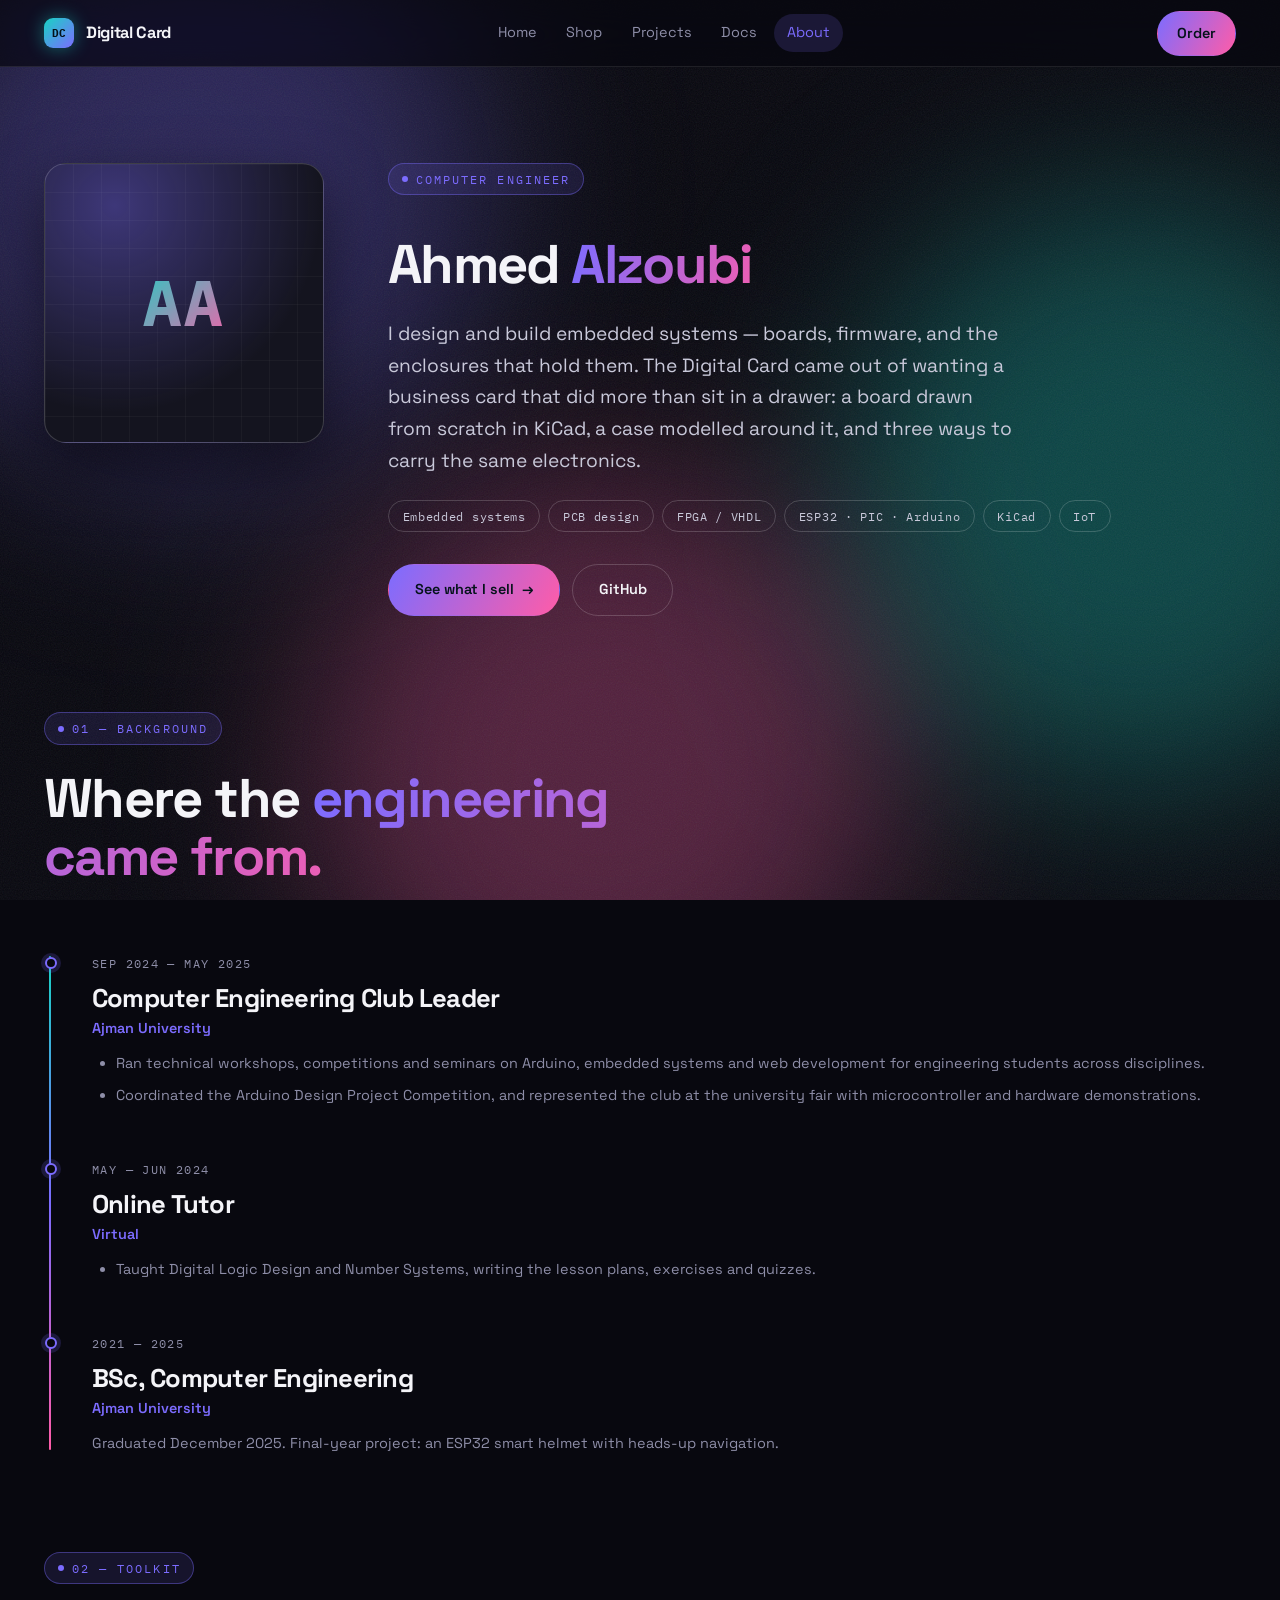
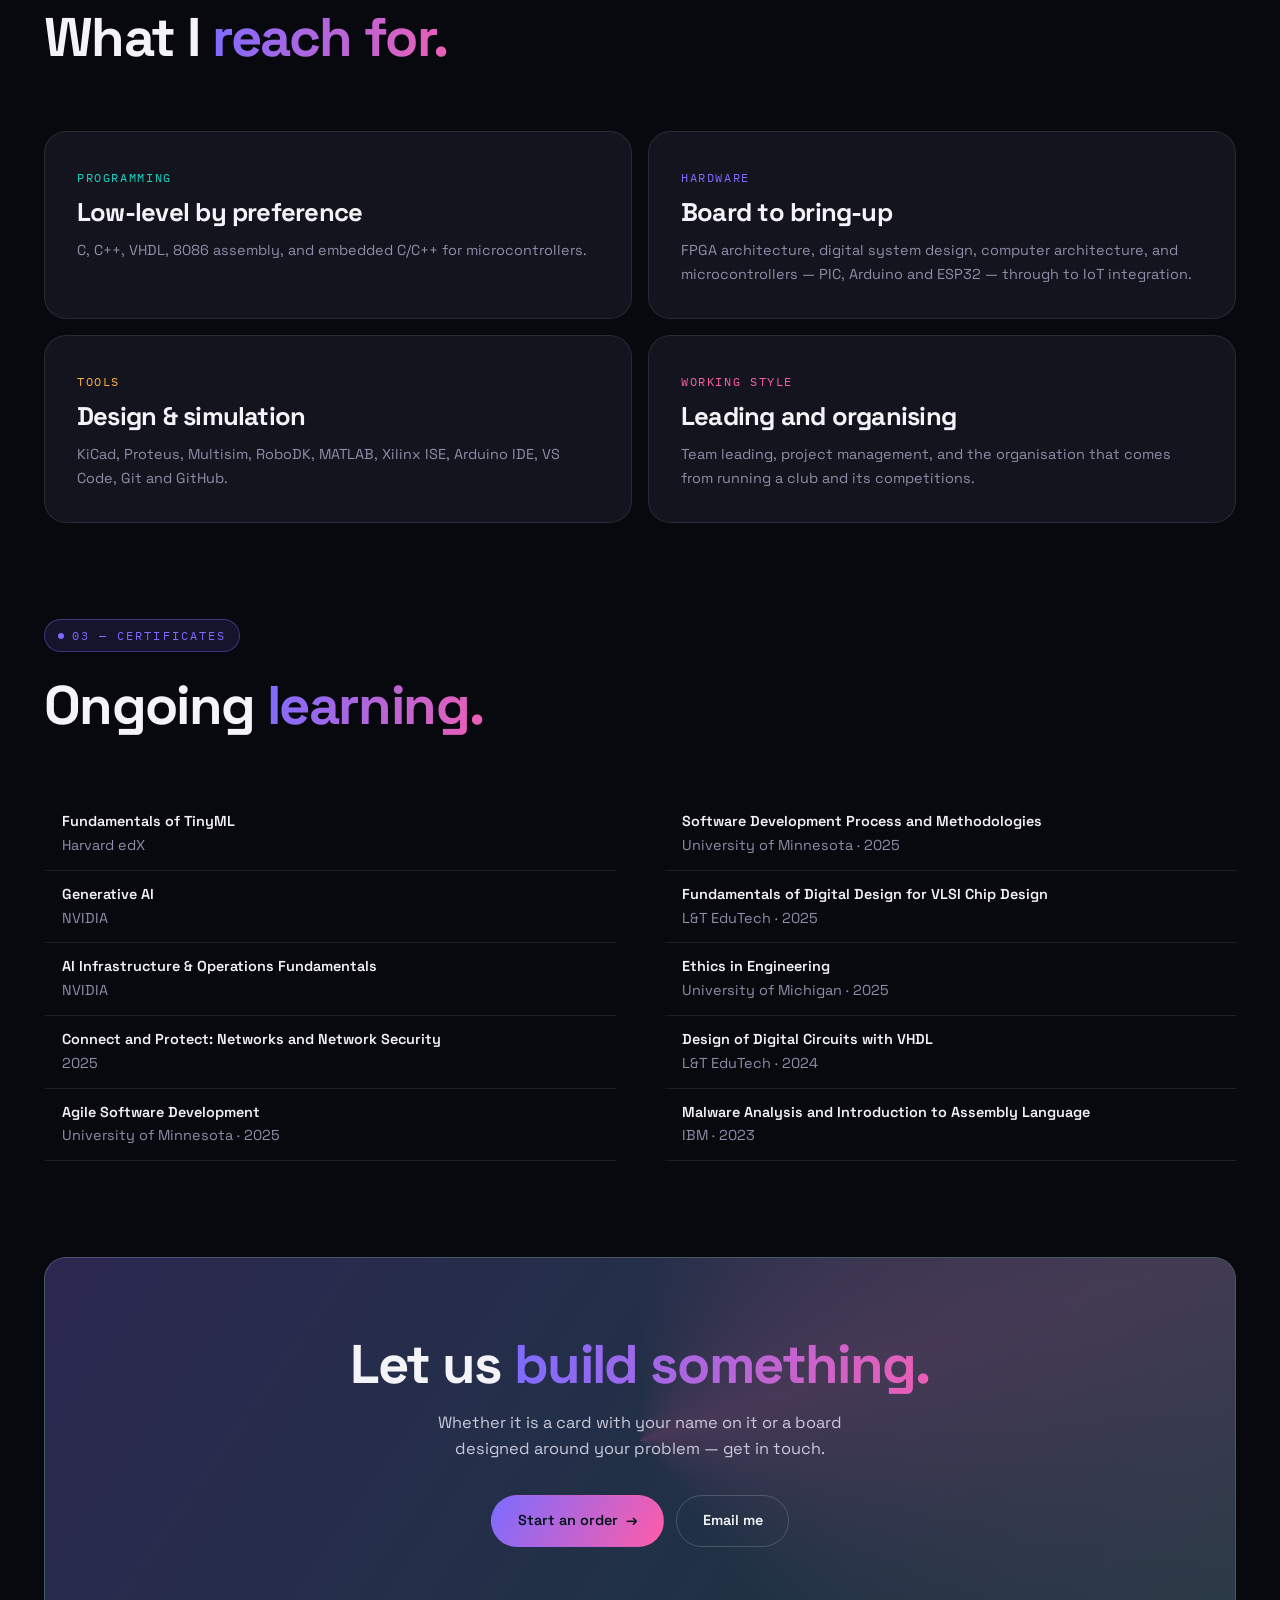
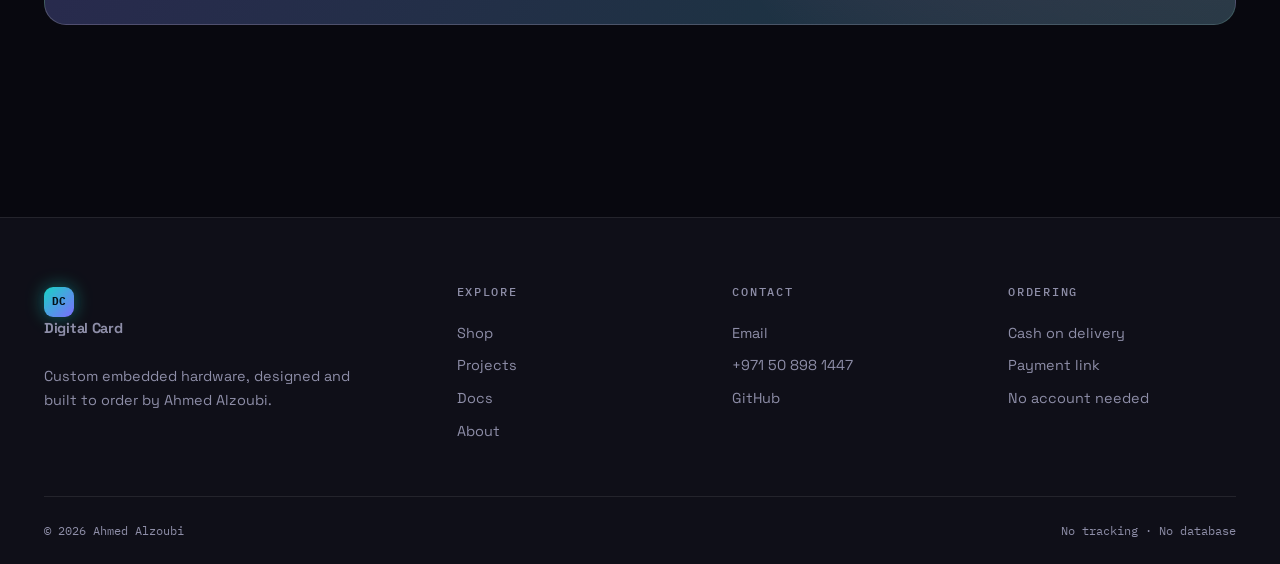
<file: about.html>
<!DOCTYPE html>
<html lang="en">
<head>
<meta charset="UTF-8" />
<meta name="viewport" content="width=device-width, initial-scale=1" />
<title>About — Digital Card</title>
<meta name="description" content="Ahmed Alzoubi — computer engineer building embedded systems and custom hardware in the UAE." />
<link rel="icon" href="data:image/svg+xml,%3Csvg xmlns='http://www.w3.org/2000/svg' viewBox='0 0 32 32'%3E%3Crect width='32' height='32' rx='8' fill='%237C6CFF'/%3E%3Crect x='8' y='11' width='16' height='11' rx='2' fill='none' stroke='%2317D4C4' stroke-width='2.4'/%3E%3C/svg%3E" />
<link rel="preconnect" href="https://fonts.googleapis.com" />
<link rel="preconnect" href="https://fonts.gstatic.com" crossorigin />
<link rel="stylesheet" href="https://fonts.googleapis.com/css2?family=IBM+Plex+Mono:wght@400;500;600&family=Space+Grotesk:wght@400;500;600;700&display=swap" />
<link rel="stylesheet" href="style.css" />
</head>
<body>
<a class="skip-link" href="#main">Skip to content</a>
<div class="progress" aria-hidden="true"></div>
<div class="aurora" aria-hidden="true"><span class="blob b1"></span><span class="blob b2"></span><span class="blob b3"></span></div>
<div class="spotlight" aria-hidden="true"></div>

<header class="site-header">
  <div class="container bar">
    <a class="brand" href="index.html"><span class="glyph" aria-hidden="true">DC</span><span>Digital Card</span></a>
    <nav class="site-nav" id="site-nav" aria-label="Primary">
      <a href="index.html"><span>Home</span></a>
      <a href="shop.html"><span>Shop</span></a>
      <a href="projects.html"><span>Projects</span></a>
      <a href="docs.html"><span>Docs</span></a>
      <a href="about.html" aria-current="page"><span>About</span></a>
    </nav>
    <div class="header-tools">
      <a class="btn" href="shop.html" style="padding:.6rem 1.2rem;"><span>Order</span></a>
      <button class="icon-btn nav-toggle" aria-expanded="false" aria-controls="site-nav" aria-label="Open menu">
        <svg viewBox="0 0 24 24" aria-hidden="true"><path d="M3 6h18M3 12h18M3 18h18"/></svg>
      </button>
    </div>
  </div>
</header>

<main id="main">

  <section class="section" data-accent="violet" data-accent-2="pink">
    <div class="container">
      <div class="about-hero">
        <div class="portrait reveal tilt" aria-hidden="true"><span>AA</span></div>
        <div>
          <span class="kicker reveal"><span class="dot" aria-hidden="true"></span> Computer engineer</span>
          <h1 class="reveal" style="font-size:var(--fs-h2);margin:var(--s4) 0 var(--s5);">Ahmed <span class="grad-text">Alzoubi</span></h1>
          <p class="lead reveal" style="font-size:var(--fs-lead);color:var(--ink-2);max-width:52ch;">
            I design and build embedded systems &mdash; boards, firmware, and the enclosures that hold them.
            The Digital Card came out of wanting a business card that did more than sit in a drawer:
            a board drawn from scratch in KiCad, a case modelled around it, and three ways to carry the same electronics.
          </p>
          <div class="tagrow reveal">
            <span class="chip">Embedded systems</span>
            <span class="chip">PCB design</span>
            <span class="chip">FPGA / VHDL</span>
            <span class="chip">ESP32 &middot; PIC &middot; Arduino</span>
            <span class="chip">KiCad</span>
            <span class="chip">IoT</span>
          </div>
          <div class="hero-actions reveal" style="margin-top:var(--s6);margin-bottom:0;">
            <a href="shop.html" class="btn"><span>See what I sell</span> <span class="arw" aria-hidden="true">&rarr;</span></a>
            <a href="https://github.com/AhmedMKAlzoubi" class="btn btn--ghost" target="_blank" rel="noopener"><span>GitHub</span></a>
          </div>
        </div>
      </div>
    </div>
  </section>

  <section class="section" data-accent="teal" data-accent-2="lime" style="padding-top:0;">
    <div class="container">
      <div class="sec-head reveal">
        <span class="kicker"><span class="dot" aria-hidden="true"></span> 01 &mdash; Background</span>
        <h2>Where the <span class="grad-text">engineering came from.</span></h2>
      </div>

      <div class="tl">
        <div class="tl-item reveal">
          <span class="when">Sep 2024 &mdash; May 2025</span>
          <h3>Computer Engineering Club Leader</h3>
          <p class="where">Ajman University</p>
          <ul>
            <li>Ran technical workshops, competitions and seminars on Arduino, embedded systems and web development for engineering students across disciplines.</li>
            <li>Coordinated the Arduino Design Project Competition, and represented the club at the university fair with microcontroller and hardware demonstrations.</li>
          </ul>
        </div>
        <div class="tl-item reveal">
          <span class="when">May &mdash; Jun 2024</span>
          <h3>Online Tutor</h3>
          <p class="where">Virtual</p>
          <ul><li>Taught Digital Logic Design and Number Systems, writing the lesson plans, exercises and quizzes.</li></ul>
        </div>
        <div class="tl-item reveal">
          <span class="when">2021 &mdash; 2025</span>
          <h3>BSc, Computer Engineering</h3>
          <p class="where">Ajman University</p>
          <p>Graduated December 2025. Final-year project: an ESP32 smart helmet with heads-up navigation.</p>
        </div>
      </div>
    </div>
  </section>

  <section class="section" data-accent="amber" data-accent-2="coral" style="padding-top:0;">
    <div class="container">
      <div class="sec-head reveal">
        <span class="kicker"><span class="dot" aria-hidden="true"></span> 02 &mdash; Toolkit</span>
        <h2>What I <span class="grad-text">reach for.</span></h2>
      </div>

      <div class="bento">
        <div class="cell cell--half reveal" style="--cc:var(--c-teal)">
          <span class="k">Programming</span>
          <h3>Low-level by preference</h3>
          <p>C, C++, VHDL, 8086 assembly, and embedded C/C++ for microcontrollers.</p>
        </div>
        <div class="cell cell--half reveal" style="--cc:var(--c-violet)">
          <span class="k">Hardware</span>
          <h3>Board to bring-up</h3>
          <p>FPGA architecture, digital system design, computer architecture, and microcontrollers &mdash; PIC, Arduino and ESP32 &mdash; through to IoT integration.</p>
        </div>
        <div class="cell cell--half reveal" style="--cc:var(--c-amber)">
          <span class="k">Tools</span>
          <h3>Design &amp; simulation</h3>
          <p>KiCad, Proteus, Multisim, RoboDK, MATLAB, Xilinx ISE, Arduino IDE, VS Code, Git and GitHub.</p>
        </div>
        <div class="cell cell--half reveal" style="--cc:var(--c-pink)">
          <span class="k">Working style</span>
          <h3>Leading and organising</h3>
          <p>Team leading, project management, and the organisation that comes from running a club and its competitions.</p>
        </div>
      </div>
    </div>
  </section>

  <section class="section" data-accent="lime" data-accent-2="teal" style="padding-top:0;">
    <div class="container">
      <div class="sec-head reveal">
        <span class="kicker"><span class="dot" aria-hidden="true"></span> 03 &mdash; Certificates</span>
        <h2>Ongoing <span class="grad-text">learning.</span></h2>
      </div>
      <ul class="cert-cols reveal">
        <li><b>Fundamentals of TinyML</b>Harvard edX</li>
        <li><b>Generative AI</b>NVIDIA</li>
        <li><b>AI Infrastructure &amp; Operations Fundamentals</b>NVIDIA</li>
        <li><b>Connect and Protect: Networks and Network Security</b>2025</li>
        <li><b>Agile Software Development</b>University of Minnesota &middot; 2025</li>
        <li><b>Software Development Process and Methodologies</b>University of Minnesota &middot; 2025</li>
        <li><b>Fundamentals of Digital Design for VLSI Chip Design</b>L&amp;T EduTech &middot; 2025</li>
        <li><b>Ethics in Engineering</b>University of Michigan &middot; 2025</li>
        <li><b>Design of Digital Circuits with VHDL</b>L&amp;T EduTech &middot; 2024</li>
        <li><b>Malware Analysis and Introduction to Assembly Language</b>IBM &middot; 2023</li>
      </ul>
    </div>
  </section>

  <section class="section" data-accent="pink" data-accent-2="violet" style="padding-top:0;">
    <div class="container">
      <div class="cta reveal">
        <h2>Let us <span class="grad-text">build something.</span></h2>
        <p>Whether it is a card with your name on it or a board designed around your problem &mdash; get in touch.</p>
        <div class="hero-actions" style="justify-content:center;margin-bottom:0;">
          <a href="shop.html#order" class="btn"><span>Start an order</span> <span class="arw" aria-hidden="true">&rarr;</span></a>
          <a href="mailto:ahmedmohammedkhear@gmail.com" class="btn btn--ghost"><span>Email me</span></a>
        </div>
      </div>
    </div>
  </section>

</main>

<footer class="site-footer">
  <div class="container">
    <div class="footer-grid">
      <div>
        <a class="brand" href="index.html" style="margin-bottom:var(--s4);"><span class="glyph" aria-hidden="true">DC</span><span>Digital Card</span></a>
        <p class="about-blurb">Custom embedded hardware, designed and built to order by Ahmed Alzoubi.</p>
      </div>
      <div><h5>Explore</h5><a href="shop.html">Shop</a><a href="projects.html">Projects</a><a href="docs.html">Docs</a><a href="about.html">About</a></div>
      <div><h5>Contact</h5><a href="mailto:ahmedmohammedkhear@gmail.com">Email</a><a href="tel:+971508981447">+971 50 898 1447</a><a href="https://github.com/AhmedMKAlzoubi" target="_blank" rel="noopener">GitHub</a></div>
      <div><h5>Ordering</h5><p>Cash on delivery</p><p>Payment link</p><p>No account needed</p></div>
    </div>
    <div class="footer-bottom"><span>&copy; 2026 Ahmed Alzoubi</span><span>No tracking &middot; No database</span></div>
  </div>
</footer>

<script src="script.js"></script>
</body>
</html>
</file>
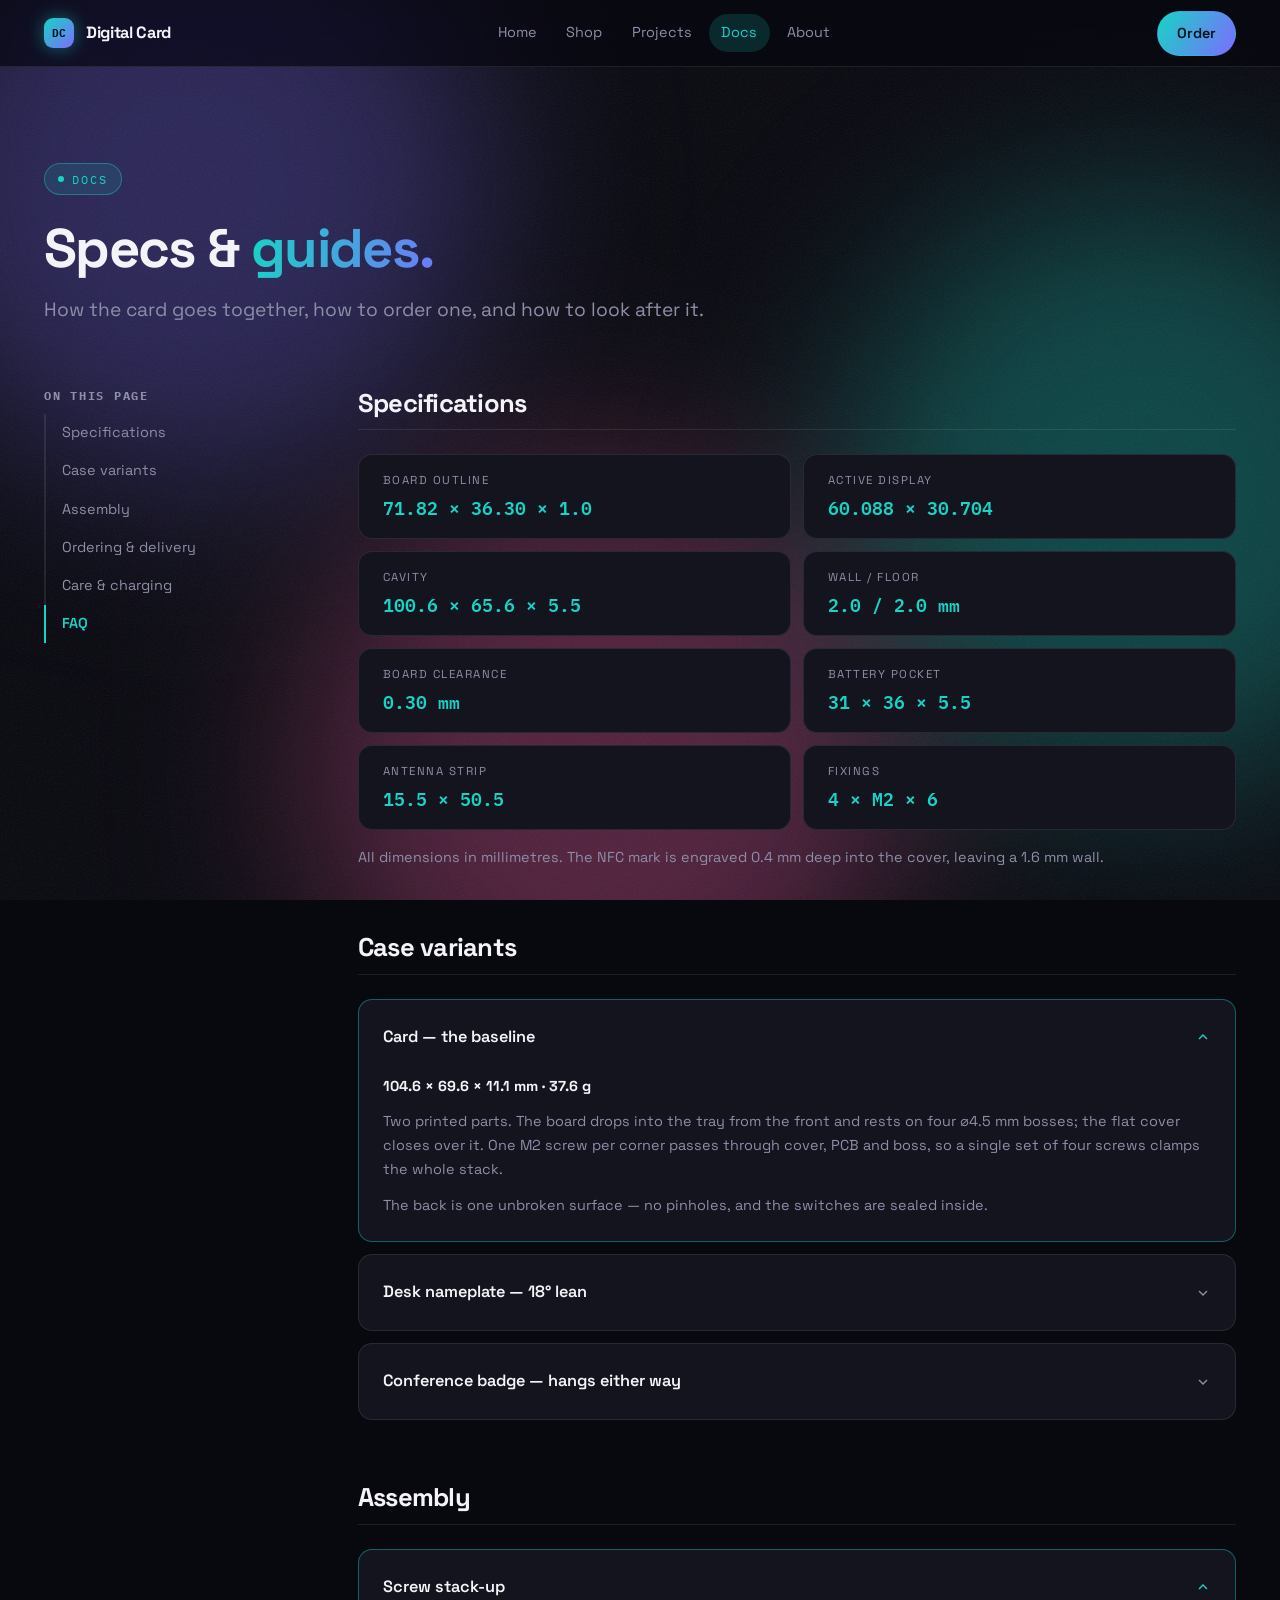
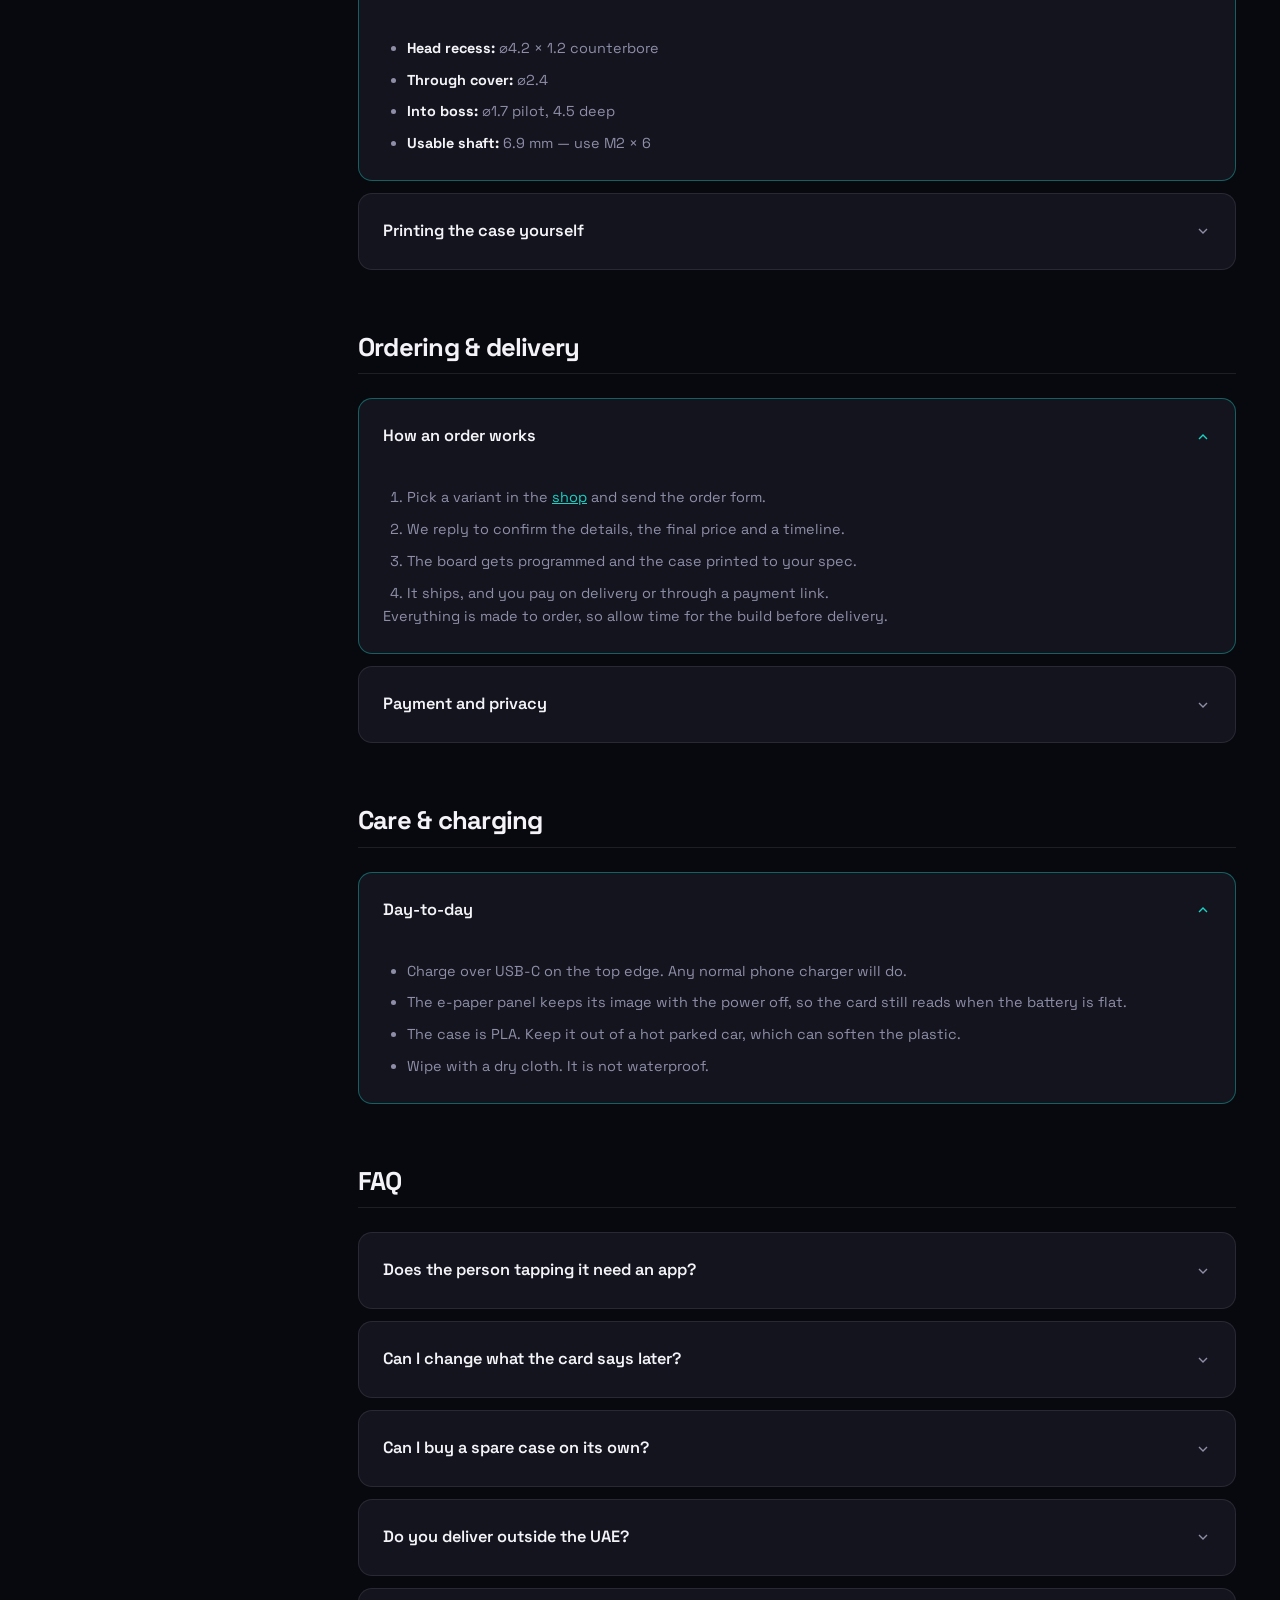
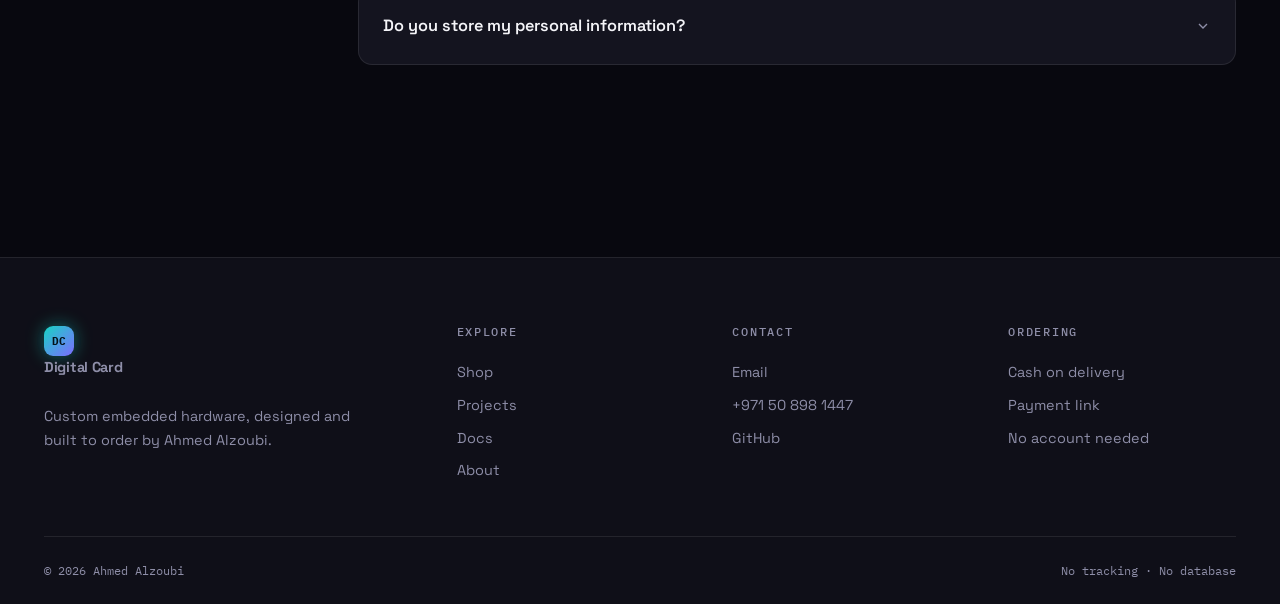
<file: docs.html>
<!DOCTYPE html>
<html lang="en">
<head>
<meta charset="UTF-8" />
<meta name="viewport" content="width=device-width, initial-scale=1" />
<title>Docs — Digital Card</title>
<meta name="description" content="Specifications, assembly, ordering and care for the Digital Card." />
<link rel="icon" href="data:image/svg+xml,%3Csvg xmlns='http://www.w3.org/2000/svg' viewBox='0 0 32 32'%3E%3Crect width='32' height='32' rx='8' fill='%237C6CFF'/%3E%3Crect x='8' y='11' width='16' height='11' rx='2' fill='none' stroke='%2317D4C4' stroke-width='2.4'/%3E%3C/svg%3E" />
<link rel="preconnect" href="https://fonts.googleapis.com" />
<link rel="preconnect" href="https://fonts.gstatic.com" crossorigin />
<link rel="stylesheet" href="https://fonts.googleapis.com/css2?family=IBM+Plex+Mono:wght@400;500;600&family=Space+Grotesk:wght@400;500;600;700&display=swap" />
<link rel="stylesheet" href="style.css" />
</head>
<body>
<a class="skip-link" href="#main">Skip to content</a>
<div class="progress" aria-hidden="true"></div>
<div class="aurora" aria-hidden="true"><span class="blob b1"></span><span class="blob b2"></span><span class="blob b3"></span></div>
<div class="spotlight" aria-hidden="true"></div>

<header class="site-header">
  <div class="container bar">
    <a class="brand" href="index.html"><span class="glyph" aria-hidden="true">DC</span><span>Digital Card</span></a>
    <nav class="site-nav" id="site-nav" aria-label="Primary">
      <a href="index.html"><span>Home</span></a>
      <a href="shop.html"><span>Shop</span></a>
      <a href="projects.html"><span>Projects</span></a>
      <a href="docs.html" aria-current="page"><span>Docs</span></a>
      <a href="about.html"><span>About</span></a>
    </nav>
    <div class="header-tools">
      <a class="btn" href="shop.html" style="padding:.6rem 1.2rem;"><span>Order</span></a>
      <button class="icon-btn nav-toggle" aria-expanded="false" aria-controls="site-nav" aria-label="Open menu">
        <svg viewBox="0 0 24 24" aria-hidden="true"><path d="M3 6h18M3 12h18M3 18h18"/></svg>
      </button>
    </div>
  </div>
</header>

<main id="main">
  <section class="section" data-accent="teal" data-accent-2="violet">
    <div class="container">
      <div class="sec-head reveal">
        <span class="kicker"><span class="dot" aria-hidden="true"></span> Docs</span>
        <h2>Specs &amp; <span class="grad-text">guides.</span></h2>
        <p>How the card goes together, how to order one, and how to look after it.</p>
      </div>

      <div class="docs-wrap">
        <nav class="docs-rail" aria-label="Documentation sections">
          <h4>On this page</h4>
          <a href="#specs" class="active">Specifications</a>
          <a href="#variants">Case variants</a>
          <a href="#assembly">Assembly</a>
          <a href="#ordering">Ordering &amp; delivery</a>
          <a href="#care">Care &amp; charging</a>
          <a href="#faq">FAQ</a>
        </nav>

        <div>
          <section class="doc-section" id="specs">
            <h2>Specifications</h2>
            <dl class="spec-grid" style="margin-top:0;">
              <div><dt>Board outline</dt><dd>71.82 &times; 36.30 &times; 1.0</dd></div>
              <div><dt>Active display</dt><dd>60.088 &times; 30.704</dd></div>
              <div><dt>Cavity</dt><dd>100.6 &times; 65.6 &times; 5.5</dd></div>
              <div><dt>Wall / floor</dt><dd>2.0 / 2.0 mm</dd></div>
              <div><dt>Board clearance</dt><dd>0.30 mm</dd></div>
              <div><dt>Battery pocket</dt><dd>31 &times; 36 &times; 5.5</dd></div>
              <div><dt>Antenna strip</dt><dd>15.5 &times; 50.5</dd></div>
              <div><dt>Fixings</dt><dd>4 &times; M2 &times; 6</dd></div>
            </dl>
            <p style="color:var(--muted);font-size:var(--fs-sm);margin-top:var(--s4);">
              All dimensions in millimetres. The NFC mark is engraved 0.4 mm deep into the cover, leaving a 1.6 mm wall.
            </p>
          </section>

          <section class="doc-section" id="variants">
            <h2>Case variants</h2>

            <details class="acc" open>
              <summary>Card &mdash; the baseline
                <svg class="chev" width="16" height="16" viewBox="0 0 24 24" fill="none" stroke="currentColor" stroke-width="2" aria-hidden="true"><path d="M6 9l6 6 6-6"/></svg>
              </summary>
              <div class="acc-body">
                <p><strong>104.6 &times; 69.6 &times; 11.1 mm &middot; 37.6 g</strong></p>
                <p>Two printed parts. The board drops into the tray from the front and rests on four &#8960;4.5 mm bosses; the flat cover closes over it. One M2 screw per corner passes through cover, PCB and boss, so a single set of four screws clamps the whole stack.</p>
                <p>The back is one unbroken surface &mdash; no pinholes, and the switches are sealed inside.</p>
              </div>
            </details>

            <details class="acc">
              <summary>Desk nameplate &mdash; 18&deg; lean
                <svg class="chev" width="16" height="16" viewBox="0 0 24 24" fill="none" stroke="currentColor" stroke-width="2" aria-hidden="true"><path d="M6 9l6 6 6-6"/></svg>
              </summary>
              <div class="acc-body">
                <p><strong>104.6 &times; 36.1 &times; 78.3 mm standing &middot; 103 g</strong></p>
                <p>The card itself is unchanged &mdash; the plinth is fused onto the tray as one printed body, so there is nothing extra to assemble beyond the usual four screws.</p>
                <p>It stands on its Ymax edge, which puts the USB-C port at the top where it stays reachable, with no cable tunnel needed. Screen centre sits 47.6 mm above the desk. Print it standing on the flat plinth base &mdash; no supports required.</p>
                <p><strong>Note:</strong> standing this way turns the board upside down relative to the card build, so the display driver needs a 180&deg; rotation or the name comes out inverted. Nothing mechanical changes.</p>
              </div>
            </details>

            <details class="acc">
              <summary>Conference badge &mdash; hangs either way
                <svg class="chev" width="16" height="16" viewBox="0 0 24 24" fill="none" stroke="currentColor" stroke-width="2" aria-hidden="true"><path d="M6 9l6 6 6-6"/></svg>
              </summary>
              <div class="acc-body">
                <p><strong>114.6 &times; 79.6 &times; 11.1 mm &middot; 45.8 g</strong></p>
                <p>Same tray and cover as the card, plus an L-shaped flange wrapping the top and right edges. It sits centred in the 11.1 mm stack, so the badge hangs flat against the chest instead of tipping forward.</p>
                <p>Four 15 &times; 3 mm obround slots let one badge hang both ways &mdash; the top pair (50 mm apart) for landscape, the side pair (30 mm apart) for portrait. Rounded ends are kinder to lanyard ribbon than square corners.</p>
                <p><strong>Landscape is the better hang.</strong> Portrait works, but the active area is 60.1 &times; 30.7 mm, so hung that way a name gets only 30.7 mm of width &mdash; and the closer side slots let it swing more.</p>
              </div>
            </details>
          </section>

          <section class="doc-section" id="assembly">
            <h2>Assembly</h2>
            <details class="acc" open>
              <summary>Screw stack-up
                <svg class="chev" width="16" height="16" viewBox="0 0 24 24" fill="none" stroke="currentColor" stroke-width="2" aria-hidden="true"><path d="M6 9l6 6 6-6"/></svg>
              </summary>
              <div class="acc-body">
                <ul>
                  <li><strong>Head recess:</strong> &#8960;4.2 &times; 1.2 counterbore</li>
                  <li><strong>Through cover:</strong> &#8960;2.4</li>
                  <li><strong>Into boss:</strong> &#8960;1.7 pilot, 4.5 deep</li>
                  <li><strong>Usable shaft:</strong> 6.9 mm &mdash; use M2 &times; 6</li>
                </ul>
              </div>
            </details>
            <details class="acc">
              <summary>Printing the case yourself
                <svg class="chev" width="16" height="16" viewBox="0 0 24 24" fill="none" stroke="currentColor" stroke-width="2" aria-hidden="true"><path d="M6 9l6 6 6-6"/></svg>
              </summary>
              <div class="acc-body">
                <p>Cases come printed, but the models can be printed at home too. Orientation matters:</p>
                <ul>
                  <li><strong>Card and badge:</strong> back face down.</li>
                  <li><strong>Nameplate:</strong> standing on the plinth base.</li>
                </ul>
                <p>None of the three need supports in the recommended orientation.</p>
              </div>
            </details>
          </section>

          <section class="doc-section" id="ordering">
            <h2>Ordering &amp; delivery</h2>
            <details class="acc" open>
              <summary>How an order works
                <svg class="chev" width="16" height="16" viewBox="0 0 24 24" fill="none" stroke="currentColor" stroke-width="2" aria-hidden="true"><path d="M6 9l6 6 6-6"/></svg>
              </summary>
              <div class="acc-body">
                <ol>
                  <li>Pick a variant in the <a href="shop.html" style="color:var(--accent);">shop</a> and send the order form.</li>
                  <li>We reply to confirm the details, the final price and a timeline.</li>
                  <li>The board gets programmed and the case printed to your spec.</li>
                  <li>It ships, and you pay on delivery or through a payment link.</li>
                </ol>
                <p>Everything is made to order, so allow time for the build before delivery.</p>
              </div>
            </details>
            <details class="acc">
              <summary>Payment and privacy
                <svg class="chev" width="16" height="16" viewBox="0 0 24 24" fill="none" stroke="currentColor" stroke-width="2" aria-hidden="true"><path d="M6 9l6 6 6-6"/></svg>
              </summary>
              <div class="acc-body">
                <p>Two options: <strong>cash on delivery</strong>, or <strong>request a payment link</strong> which we send once details are confirmed.</p>
                <p>Order details are emailed straight to us and are <strong>not stored in any database</strong>. There is no account to create, no card details are handled by this site, and nothing is tracked.</p>
              </div>
            </details>
          </section>

          <section class="doc-section" id="care">
            <h2>Care &amp; charging</h2>
            <details class="acc" open>
              <summary>Day-to-day
                <svg class="chev" width="16" height="16" viewBox="0 0 24 24" fill="none" stroke="currentColor" stroke-width="2" aria-hidden="true"><path d="M6 9l6 6 6-6"/></svg>
              </summary>
              <div class="acc-body">
                <ul>
                  <li>Charge over USB-C on the top edge. Any normal phone charger will do.</li>
                  <li>The e-paper panel keeps its image with the power off, so the card still reads when the battery is flat.</li>
                  <li>The case is PLA. Keep it out of a hot parked car, which can soften the plastic.</li>
                  <li>Wipe with a dry cloth. It is not waterproof.</li>
                </ul>
              </div>
            </details>
          </section>

          <section class="doc-section" id="faq">
            <h2>FAQ</h2>
            <details class="acc">
              <summary>Does the person tapping it need an app?
                <svg class="chev" width="16" height="16" viewBox="0 0 24 24" fill="none" stroke="currentColor" stroke-width="2" aria-hidden="true"><path d="M6 9l6 6 6-6"/></svg>
              </summary>
              <div class="acc-body"><p>No. NFC is built into modern phones &mdash; they tap it and your details open. Nothing to install on either side.</p></div>
            </details>
            <details class="acc">
              <summary>Can I change what the card says later?
                <svg class="chev" width="16" height="16" viewBox="0 0 24 24" fill="none" stroke="currentColor" stroke-width="2" aria-hidden="true"><path d="M6 9l6 6 6-6"/></svg>
              </summary>
              <div class="acc-body"><p>Yes. The card is re-programmable over USB-C. Get in touch and we will walk you through it.</p></div>
            </details>
            <details class="acc">
              <summary>Can I buy a spare case on its own?
                <svg class="chev" width="16" height="16" viewBox="0 0 24 24" fill="none" stroke="currentColor" stroke-width="2" aria-hidden="true"><path d="M6 9l6 6 6-6"/></svg>
              </summary>
              <div class="acc-body"><p>Yes. All three variants share the same tray, cover and screw pattern, so a board bought today fits a shell printed later. Mention it in the order notes.</p></div>
            </details>
            <details class="acc">
              <summary>Do you deliver outside the UAE?
                <svg class="chev" width="16" height="16" viewBox="0 0 24 24" fill="none" stroke="currentColor" stroke-width="2" aria-hidden="true"><path d="M6 9l6 6 6-6"/></svg>
              </summary>
              <div class="acc-body"><p>Get in touch with your location and we will confirm whether delivery is possible and what it would cost.</p></div>
            </details>
            <details class="acc">
              <summary>Do you store my personal information?
                <svg class="chev" width="16" height="16" viewBox="0 0 24 24" fill="none" stroke="currentColor" stroke-width="2" aria-hidden="true"><path d="M6 9l6 6 6-6"/></svg>
              </summary>
              <div class="acc-body"><p>No. Orders arrive by email and live in that inbox only &mdash; there is no database behind this site. If accounts are ever added, it will be after the security work to do it properly.</p></div>
            </details>
          </section>
        </div>
      </div>
    </div>
  </section>
</main>

<footer class="site-footer">
  <div class="container">
    <div class="footer-grid">
      <div>
        <a class="brand" href="index.html" style="margin-bottom:var(--s4);"><span class="glyph" aria-hidden="true">DC</span><span>Digital Card</span></a>
        <p class="about-blurb">Custom embedded hardware, designed and built to order by Ahmed Alzoubi.</p>
      </div>
      <div><h5>Explore</h5><a href="shop.html">Shop</a><a href="projects.html">Projects</a><a href="docs.html">Docs</a><a href="about.html">About</a></div>
      <div><h5>Contact</h5><a href="mailto:ahmedmohammedkhear@gmail.com">Email</a><a href="tel:+971508981447">+971 50 898 1447</a><a href="https://github.com/AhmedMKAlzoubi" target="_blank" rel="noopener">GitHub</a></div>
      <div><h5>Ordering</h5><p>Cash on delivery</p><p>Payment link</p><p>No account needed</p></div>
    </div>
    <div class="footer-bottom"><span>&copy; 2026 Ahmed Alzoubi</span><span>No tracking &middot; No database</span></div>
  </div>
</footer>

<script src="script.js"></script>
</body>
</html>
</file>
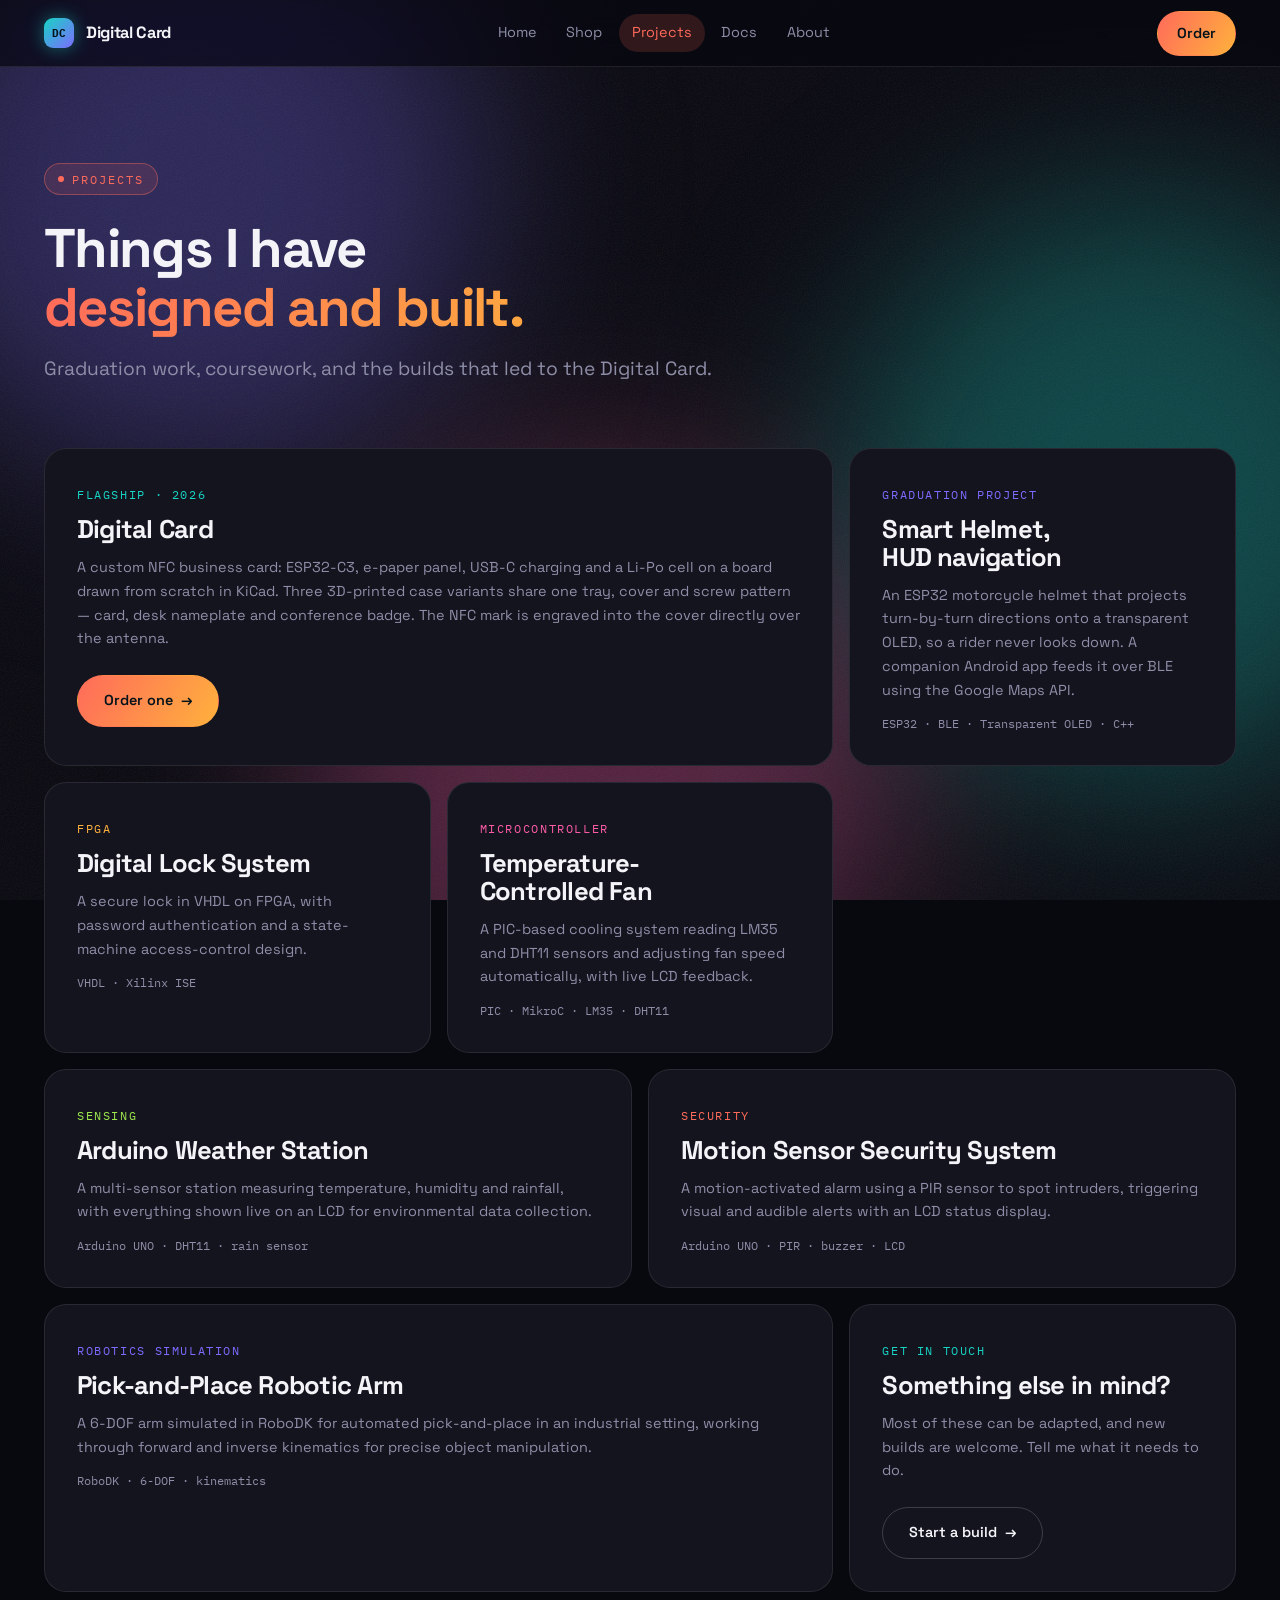
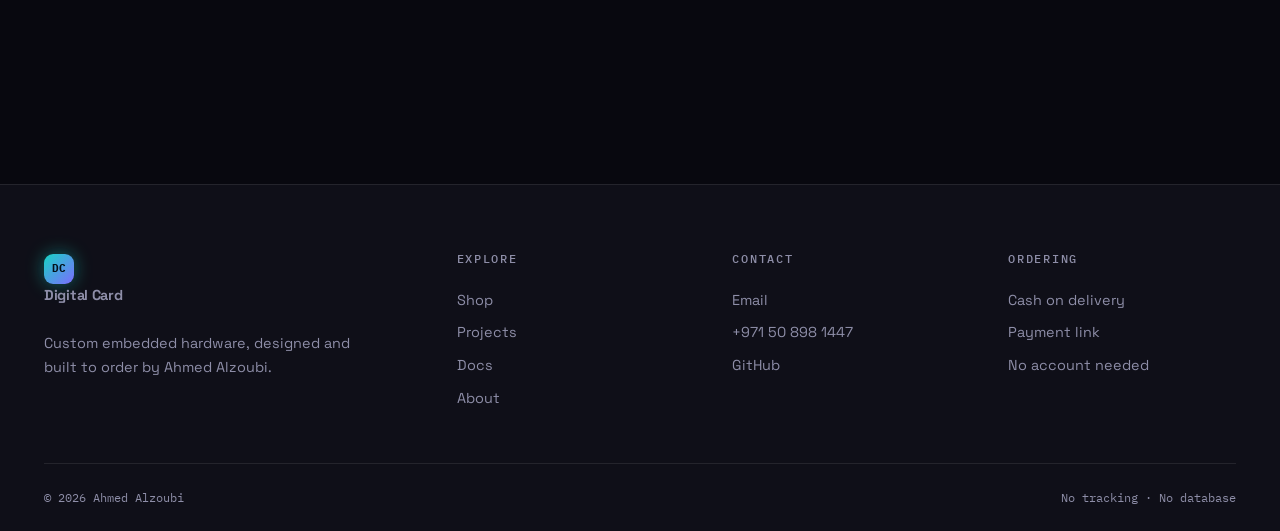
<file: projects.html>
<!DOCTYPE html>
<html lang="en">
<head>
<meta charset="UTF-8" />
<meta name="viewport" content="width=device-width, initial-scale=1" />
<title>Projects — Digital Card</title>
<meta name="description" content="Embedded systems, FPGA and microcontroller projects built by Ahmed Alzoubi." />
<link rel="icon" href="data:image/svg+xml,%3Csvg xmlns='http://www.w3.org/2000/svg' viewBox='0 0 32 32'%3E%3Crect width='32' height='32' rx='8' fill='%237C6CFF'/%3E%3Crect x='8' y='11' width='16' height='11' rx='2' fill='none' stroke='%2317D4C4' stroke-width='2.4'/%3E%3C/svg%3E" />
<link rel="preconnect" href="https://fonts.googleapis.com" />
<link rel="preconnect" href="https://fonts.gstatic.com" crossorigin />
<link rel="stylesheet" href="https://fonts.googleapis.com/css2?family=IBM+Plex+Mono:wght@400;500;600&family=Space+Grotesk:wght@400;500;600;700&display=swap" />
<link rel="stylesheet" href="style.css" />
</head>
<body>
<a class="skip-link" href="#main">Skip to content</a>
<div class="progress" aria-hidden="true"></div>
<div class="aurora" aria-hidden="true"><span class="blob b1"></span><span class="blob b2"></span><span class="blob b3"></span></div>
<div class="spotlight" aria-hidden="true"></div>

<header class="site-header">
  <div class="container bar">
    <a class="brand" href="index.html"><span class="glyph" aria-hidden="true">DC</span><span>Digital Card</span></a>
    <nav class="site-nav" id="site-nav" aria-label="Primary">
      <a href="index.html"><span>Home</span></a>
      <a href="shop.html"><span>Shop</span></a>
      <a href="projects.html" aria-current="page"><span>Projects</span></a>
      <a href="docs.html"><span>Docs</span></a>
      <a href="about.html"><span>About</span></a>
    </nav>
    <div class="header-tools">
      <a class="btn" href="shop.html" style="padding:.6rem 1.2rem;"><span>Order</span></a>
      <button class="icon-btn nav-toggle" aria-expanded="false" aria-controls="site-nav" aria-label="Open menu">
        <svg viewBox="0 0 24 24" aria-hidden="true"><path d="M3 6h18M3 12h18M3 18h18"/></svg>
      </button>
    </div>
  </div>
</header>

<main id="main">
  <section class="section" data-accent="coral" data-accent-2="amber">
    <div class="container">
      <div class="sec-head reveal">
        <span class="kicker"><span class="dot" aria-hidden="true"></span> Projects</span>
        <h2>Things I have <span class="grad-text">designed and built.</span></h2>
        <p>Graduation work, coursework, and the builds that led to the Digital Card.</p>
      </div>

      <div class="bento">
        <article class="cell cell--wide reveal" style="--cc:var(--c-teal)">
          <span class="k">Flagship &middot; 2026</span>
          <h3>Digital Card</h3>
          <p>A custom NFC business card: ESP32-C3, e-paper panel, USB-C charging and a Li-Po cell on a board drawn from scratch in KiCad. Three 3D-printed case variants share one tray, cover and screw pattern &mdash; card, desk nameplate and conference badge. The NFC mark is engraved into the cover directly over the antenna.</p>
          <p style="margin-top:var(--s5);"><a href="shop.html" class="btn"><span>Order one</span> <span class="arw" aria-hidden="true">&rarr;</span></a></p>
        </article>

        <article class="cell cell--third reveal" style="--cc:var(--c-violet)">
          <span class="k">Graduation project</span>
          <h3>Smart Helmet, HUD navigation</h3>
          <p>An ESP32 motorcycle helmet that projects turn-by-turn directions onto a transparent OLED, so a rider never looks down. A companion Android app feeds it over BLE using the Google Maps API.</p>
          <p style="margin-top:var(--s3);font-family:var(--mono);font-size:var(--fs-micro);color:var(--muted);">ESP32 &middot; BLE &middot; Transparent OLED &middot; C++</p>
        </article>

        <article class="cell cell--third reveal" style="--cc:var(--c-amber)">
          <span class="k">FPGA</span>
          <h3>Digital Lock System</h3>
          <p>A secure lock in VHDL on FPGA, with password authentication and a state-machine access-control design.</p>
          <p style="margin-top:var(--s3);font-family:var(--mono);font-size:var(--fs-micro);color:var(--muted);">VHDL &middot; Xilinx ISE</p>
        </article>

        <article class="cell cell--third reveal" style="--cc:var(--c-pink)">
          <span class="k">Microcontroller</span>
          <h3>Temperature-Controlled Fan</h3>
          <p>A PIC-based cooling system reading LM35 and DHT11 sensors and adjusting fan speed automatically, with live LCD feedback.</p>
          <p style="margin-top:var(--s3);font-family:var(--mono);font-size:var(--fs-micro);color:var(--muted);">PIC &middot; MikroC &middot; LM35 &middot; DHT11</p>
        </article>

        <article class="cell cell--half reveal" style="--cc:var(--c-lime)">
          <span class="k">Sensing</span>
          <h3>Arduino Weather Station</h3>
          <p>A multi-sensor station measuring temperature, humidity and rainfall, with everything shown live on an LCD for environmental data collection.</p>
          <p style="margin-top:var(--s3);font-family:var(--mono);font-size:var(--fs-micro);color:var(--muted);">Arduino UNO &middot; DHT11 &middot; rain sensor</p>
        </article>

        <article class="cell cell--half reveal" style="--cc:var(--c-coral)">
          <span class="k">Security</span>
          <h3>Motion Sensor Security System</h3>
          <p>A motion-activated alarm using a PIR sensor to spot intruders, triggering visual and audible alerts with an LCD status display.</p>
          <p style="margin-top:var(--s3);font-family:var(--mono);font-size:var(--fs-micro);color:var(--muted);">Arduino UNO &middot; PIR &middot; buzzer &middot; LCD</p>
        </article>

        <article class="cell cell--wide reveal" style="--cc:var(--c-violet)">
          <span class="k">Robotics simulation</span>
          <h3>Pick-and-Place Robotic Arm</h3>
          <p>A 6-DOF arm simulated in RoboDK for automated pick-and-place in an industrial setting, working through forward and inverse kinematics for precise object manipulation.</p>
          <p style="margin-top:var(--s3);font-family:var(--mono);font-size:var(--fs-micro);color:var(--muted);">RoboDK &middot; 6-DOF &middot; kinematics</p>
        </article>

        <article class="cell cell--third reveal" style="--cc:var(--c-teal)">
          <span class="k">Get in touch</span>
          <h3>Something else in mind?</h3>
          <p>Most of these can be adapted, and new builds are welcome. Tell me what it needs to do.</p>
          <p style="margin-top:var(--s5);"><a href="shop.html#order" class="btn btn--ghost"><span>Start a build</span> <span class="arw" aria-hidden="true">&rarr;</span></a></p>
        </article>
      </div>
    </div>
  </section>
</main>

<footer class="site-footer">
  <div class="container">
    <div class="footer-grid">
      <div>
        <a class="brand" href="index.html" style="margin-bottom:var(--s4);"><span class="glyph" aria-hidden="true">DC</span><span>Digital Card</span></a>
        <p class="about-blurb">Custom embedded hardware, designed and built to order by Ahmed Alzoubi.</p>
      </div>
      <div><h5>Explore</h5><a href="shop.html">Shop</a><a href="projects.html">Projects</a><a href="docs.html">Docs</a><a href="about.html">About</a></div>
      <div><h5>Contact</h5><a href="mailto:ahmedmohammedkhear@gmail.com">Email</a><a href="tel:+971508981447">+971 50 898 1447</a><a href="https://github.com/AhmedMKAlzoubi" target="_blank" rel="noopener">GitHub</a></div>
      <div><h5>Ordering</h5><p>Cash on delivery</p><p>Payment link</p><p>No account needed</p></div>
    </div>
    <div class="footer-bottom"><span>&copy; 2026 Ahmed Alzoubi</span><span>No tracking &middot; No database</span></div>
  </div>
</footer>

<script src="script.js"></script>
</body>
</html>
</file>
<file: style.css>
/* ============================================================
   Digital Card — v3 "vibrant lab"
   Deep base, aurora gradients, per-section colour theming,
   tilt cards, magnetic buttons, horizontal scroll storytelling.
   ============================================================ */

/* ---------- Tokens ---------- */
:root {
  --bg:        #08080F;
  --bg-2:      #0F0F1A;
  --surface:   #14141F;
  --surface-2: #1B1B29;
  --ink:       #F4F4F8;
  --ink-2:     #C9C9DA;
  --muted:     #8E8EA8;
  --line:      rgba(255,255,255,.09);
  --line-2:    rgba(255,255,255,.18);

  /* Palette */
  --c-teal:   #17D4C4;
  --c-violet: #7C6CFF;
  --c-amber:  #FFB13D;
  --c-pink:   #FF5CA8;
  --c-lime:   #9EE84E;
  --c-coral:  #FF6B5A;

  /* Section accent — JS swaps this as you scroll */
  --accent:     var(--c-teal);
  --accent-2:   var(--c-violet);
  --accent-ink: #04121A;

  --sans: "Space Grotesk", "IBM Plex Sans", ui-sans-serif, "Segoe UI", system-ui, sans-serif;
  --mono: "IBM Plex Mono", ui-monospace, "Cascadia Mono", Consolas, monospace;

  --fs-micro: .72rem;
  --fs-sm:    .9rem;
  --fs-base:  1.02rem;
  --fs-lead:  1.2rem;
  --fs-h3:    clamp(1.3rem, 2vw, 1.65rem);
  --fs-h2:    clamp(2rem, 4.6vw, 3.4rem);
  --fs-h1:    clamp(2.8rem, 8vw, 6rem);

  --s1:.25rem; --s2:.5rem; --s3:.75rem; --s4:1rem;
  --s5:1.5rem; --s6:2rem; --s8:3rem; --s10:4rem; --s12:6rem; --s16:8rem;

  --container: 1240px;
  --radius: 14px;
  --radius-lg: 22px;

  --ease: cubic-bezier(.22,.61,.36,1);
  --spring: cubic-bezier(.34,1.26,.64,1);
  --dur: .34s;
}

/* ---------- Base ---------- */
*, *::before, *::after { box-sizing: border-box; margin: 0; padding: 0; }

html { scroll-behavior: smooth; -webkit-text-size-adjust: 100%; }
@media (prefers-reduced-motion: reduce) { html { scroll-behavior: auto; } }

body {
  font-family: var(--sans);
  font-size: var(--fs-base);
  line-height: 1.65;
  color: var(--ink);
  background: var(--bg);
  -webkit-font-smoothing: antialiased;
  overflow-x: hidden;
  position: relative;
}

/* Fine grain so the flat colour never looks plasticky */
body::after {
  content: ""; position: fixed; inset: 0; z-index: 1; pointer-events: none; opacity: .16;
  background-image: url("data:image/svg+xml,%3Csvg xmlns='http://www.w3.org/2000/svg' width='140' height='140'%3E%3Cfilter id='n'%3E%3CfeTurbulence type='fractalNoise' baseFrequency='.85' numOctaves='3'/%3E%3C/filter%3E%3Crect width='140' height='140' filter='url(%23n)' opacity='.5'/%3E%3C/svg%3E");
}

img, svg, model-viewer { display: block; max-width: 100%; }
a { color: inherit; }
button { font: inherit; color: inherit; }
h1,h2,h3,h4 { line-height: 1.08; font-weight: 700; letter-spacing: -.03em; text-wrap: balance; }

::selection { background: var(--accent); color: var(--accent-ink); }
:focus-visible { outline: 2px solid var(--accent); outline-offset: 3px; border-radius: 4px; }

.skip-link { position: absolute; left: -9999px; top: 0; z-index: 300; background: var(--accent); color: var(--accent-ink); padding: var(--s3) var(--s4); }
.skip-link:focus { left: 0; }
.sr-only { position: absolute; width: 1px; height: 1px; overflow: hidden; clip: rect(0 0 0 0); white-space: nowrap; }

/* ---------- Aurora background ---------- */
.aurora { position: fixed; inset: 0; z-index: 0; pointer-events: none; overflow: hidden; }
.aurora .blob {
  position: absolute; width: 46vw; height: 46vw; border-radius: 50%;
  filter: blur(90px); opacity: .30; mix-blend-mode: screen;
  animation: drift 26s var(--ease) infinite alternate;
}
.aurora .b1 { background: var(--c-violet); top: -12%; left: -8%; }
.aurora .b2 { background: var(--c-teal);   top: 22%;  right: -12%; animation-duration: 32s; animation-delay: -6s; }
.aurora .b3 { background: var(--c-pink);   bottom: -18%; left: 24%; animation-duration: 38s; animation-delay: -12s; }
@keyframes drift {
  0%   { transform: translate3d(0,0,0) scale(1); }
  50%  { transform: translate3d(6vw,4vh,0) scale(1.14); }
  100% { transform: translate3d(-4vw,7vh,0) scale(.94); }
}
@media (prefers-reduced-motion: reduce) { .aurora .blob { animation: none; } }

/* Cursor spotlight */
.spotlight {
  position: fixed; z-index: 2; pointer-events: none; width: 420px; height: 420px;
  border-radius: 50%; opacity: 0; transition: opacity .5s var(--ease);
  background: radial-gradient(circle, color-mix(in srgb, var(--accent) 22%, transparent) 0%, transparent 66%);
  transform: translate(-50%,-50%);
}
body.has-cursor .spotlight { opacity: 1; }

/* Everything above the aurora */
.site-header, main, .site-footer { position: relative; z-index: 3; }

/* ---------- Layout ---------- */
.container { width: 100%; max-width: var(--container); margin-inline: auto; padding-inline: var(--s5); }
.section { padding-block: var(--s12); position: relative; }

.sec-head { max-width: 46rem; margin-bottom: var(--s10); }
.kicker {
  display: inline-flex; align-items: center; gap: var(--s2);
  font-family: var(--mono); font-size: var(--fs-micro); letter-spacing: .18em; text-transform: uppercase;
  color: var(--accent); border: 1px solid color-mix(in srgb, var(--accent) 40%, transparent);
  background: color-mix(in srgb, var(--accent) 12%, transparent);
  padding: .35rem .8rem; border-radius: 100px; margin-bottom: var(--s5);
}
.kicker .dot { width: 6px; height: 6px; border-radius: 50%; background: var(--accent); animation: blip 2s var(--ease) infinite; }
@keyframes blip { 0%,100% { opacity:1; transform:scale(1);} 50% { opacity:.4; transform:scale(.7);} }
@media (prefers-reduced-motion: reduce) { .kicker .dot { animation: none; } }

.sec-head h2 { font-size: var(--fs-h2); margin-bottom: var(--s4); }
.sec-head p { color: var(--muted); font-size: var(--fs-lead); }

.grad-text {
  background: linear-gradient(102deg, var(--accent), var(--accent-2) 60%, var(--c-pink));
  -webkit-background-clip: text; background-clip: text; color: transparent;
  background-size: 200% auto; animation: shimmer 7s linear infinite;
}
@keyframes shimmer { to { background-position: 200% center; } }
@media (prefers-reduced-motion: reduce) { .grad-text { animation: none; } }

/* ---------- Progress ---------- */
.progress {
  position: fixed; top: 0; left: 0; height: 3px; width: 100%; z-index: 120;
  background: linear-gradient(90deg, var(--c-teal), var(--c-violet), var(--c-pink));
  transform-origin: 0 50%; transform: scaleX(0); transition: transform .1s linear;
}

/* ---------- Header ---------- */
.site-header {
  position: sticky; top: 0; z-index: 100;
  background: color-mix(in srgb, var(--bg) 72%, transparent);
  backdrop-filter: blur(16px) saturate(1.6);
  border-bottom: 1px solid var(--line);
}
.site-header .bar { display: flex; align-items: center; justify-content: space-between; gap: var(--s4); height: 66px; }

.brand { display: flex; align-items: center; gap: var(--s3); text-decoration: none; font-weight: 700; letter-spacing: -.02em; }
.brand .glyph {
  width: 30px; height: 30px; border-radius: 9px; display: grid; place-items: center;
  font-family: var(--mono); font-size: .7rem; font-weight: 700; color: var(--accent-ink);
  background: linear-gradient(135deg, var(--c-teal), var(--c-violet));
  box-shadow: 0 0 18px color-mix(in srgb, var(--c-teal) 45%, transparent);
  transition: transform var(--dur) var(--spring);
}
.brand:hover .glyph { transform: rotate(-8deg) scale(1.08); }

.site-nav { display: flex; align-items: center; gap: var(--s1); }
.site-nav a {
  position: relative; text-decoration: none; font-size: var(--fs-sm); color: var(--muted);
  padding: .45rem .8rem; border-radius: 100px; transition: color var(--dur) var(--ease);
}
.site-nav a::before {
  content: ""; position: absolute; inset: 0; border-radius: 100px;
  background: color-mix(in srgb, var(--accent) 16%, transparent);
  transform: scale(.7); opacity: 0; transition: transform var(--dur) var(--spring), opacity var(--dur) var(--ease);
}
.site-nav a:hover { color: var(--ink); }
.site-nav a:hover::before { transform: scale(1); opacity: 1; }
.site-nav a[aria-current="page"] { color: var(--accent); }
.site-nav a[aria-current="page"]::before { transform: scale(1); opacity: 1; }
.site-nav a span { position: relative; }

.header-tools { display: flex; align-items: center; gap: var(--s2); }
.icon-btn {
  width: 38px; height: 38px; display: grid; place-items: center; cursor: pointer;
  background: transparent; border: 1px solid var(--line-2); border-radius: 10px;
  transition: background var(--dur) var(--ease), border-color var(--dur) var(--ease), transform var(--dur) var(--spring);
}
.icon-btn:hover { background: color-mix(in srgb, var(--accent) 14%, transparent); border-color: var(--accent); transform: translateY(-2px); }
.icon-btn svg { width: 17px; height: 17px; stroke: currentColor; fill: none; stroke-width: 1.8; }
.nav-toggle { display: none; }

/* ---------- Buttons ---------- */
.btn {
  position: relative; display: inline-flex; align-items: center; justify-content: center; gap: var(--s2);
  font-size: var(--fs-sm); font-weight: 600; text-decoration: none; cursor: pointer;
  padding: .82rem 1.6rem; border-radius: 100px; border: 1px solid transparent;
  background: linear-gradient(120deg, var(--accent), var(--accent-2));
  color: var(--accent-ink); overflow: hidden;
  transition: transform var(--dur) var(--spring), box-shadow var(--dur) var(--ease);
  will-change: transform;
}
.btn::after {
  content: ""; position: absolute; inset: 0;
  background: linear-gradient(120deg, transparent 30%, rgba(255,255,255,.42), transparent 70%);
  transform: translateX(-120%); transition: transform .7s var(--ease);
}
.btn:hover { box-shadow: 0 10px 34px color-mix(in srgb, var(--accent) 40%, transparent); }
.btn:hover::after { transform: translateX(120%); }
.btn:active { transform: scale(.97); }
.btn span { position: relative; z-index: 1; }

.btn--ghost {
  background: transparent; color: var(--ink); border-color: var(--line-2);
}
.btn--ghost:hover { border-color: var(--accent); color: var(--accent); box-shadow: 0 8px 26px color-mix(in srgb, var(--accent) 22%, transparent); }
.btn--block { width: 100%; }
.btn[disabled] { opacity: .5; pointer-events: none; }
.btn .arw { transition: transform var(--dur) var(--spring); position: relative; z-index: 1; }
.btn:hover .arw { transform: translateX(4px); }

/* ---------- Reveal ---------- */
.reveal { opacity: 0; transform: translateY(26px) scale(.985); }
.reveal.in {
  opacity: 1; transform: none;
  transition: opacity .7s var(--ease), transform .7s var(--spring);
  transition-delay: calc(var(--i,0) * 80ms);
}
@media (prefers-reduced-motion: reduce) { .reveal, .reveal.in { opacity: 1; transform: none; transition: none; } }

/* Per-letter hero headline */
.split-line { display: block; overflow: hidden; }
.split-line .ch { display: inline-block; will-change: transform; }
.split-line.go .ch {
  animation: chIn .85s var(--spring) both;
  animation-delay: calc(var(--n) * 26ms);
}
@keyframes chIn { from { transform: translateY(105%) rotate(6deg); opacity: 0; } }
@media (prefers-reduced-motion: reduce) { .split-line.go .ch { animation: none; } }

/* ---------- Hero ---------- */
.hero { padding-block: var(--s12) var(--s10); }
.hero-grid { display: grid; grid-template-columns: 1.02fr .98fr; gap: var(--s10); align-items: center; }
.hero h1 { font-size: var(--fs-h1); margin-bottom: var(--s5); }
.hero .lead { font-size: var(--fs-lead); color: var(--ink-2); max-width: 44ch; margin-bottom: var(--s6); }
.hero-actions { display: flex; gap: var(--s3); flex-wrap: wrap; margin-bottom: var(--s8); }

.hero-facts { display: flex; gap: var(--s6); flex-wrap: wrap; }
.hero-facts div { position: relative; padding-left: var(--s4); }
.hero-facts div::before {
  content: ""; position: absolute; left: 0; top: 6px; bottom: 6px; width: 3px; border-radius: 3px;
  background: linear-gradient(var(--accent), var(--accent-2));
}
.hero-facts b { display: block; font-family: var(--mono); font-size: 1.55rem; font-weight: 700; letter-spacing: -.03em; }
.hero-facts span { font-size: var(--fs-micro); text-transform: uppercase; letter-spacing: .14em; color: var(--muted); }

/* 3D stage */
.stage {
  position: relative; aspect-ratio: 1/1; border-radius: var(--radius-lg); overflow: hidden;
  background: radial-gradient(120% 120% at 30% 20%, color-mix(in srgb, var(--accent) 20%, transparent), transparent 60%), var(--surface);
  border: 1px solid var(--line-2);
  box-shadow: 0 30px 80px rgba(0,0,0,.55), inset 0 1px 0 rgba(255,255,255,.06);
  transition: box-shadow var(--dur) var(--ease);
}
.stage::before {
  content: ""; position: absolute; inset: 0; pointer-events: none; opacity: .35;
  background-image: linear-gradient(var(--line) 1px, transparent 1px), linear-gradient(90deg, var(--line) 1px, transparent 1px);
  background-size: 38px 38px;
  mask-image: radial-gradient(closest-side, #000 55%, transparent);
  -webkit-mask-image: radial-gradient(closest-side, #000 55%, transparent);
}
.stage model-viewer { width: 100%; height: 100%; background: transparent; position: relative; z-index: 1; }
.stage .stage-tag {
  position: absolute; left: var(--s4); top: var(--s4); z-index: 3;
  font-family: var(--mono); font-size: var(--fs-micro); letter-spacing: .12em; text-transform: uppercase;
  color: var(--accent); background: color-mix(in srgb, var(--bg) 70%, transparent);
  border: 1px solid color-mix(in srgb, var(--accent) 40%, transparent);
  border-radius: 100px; padding: .3rem .75rem; backdrop-filter: blur(8px);
}
.stage .stage-hint {
  position: absolute; right: var(--s4); bottom: var(--s4); z-index: 3;
  font-family: var(--mono); font-size: var(--fs-micro); color: var(--muted);
}

/* Tilt wrapper */
.tilt { transform-style: preserve-3d; transition: transform .4s var(--ease); will-change: transform; }

/* ---------- Marquee (two rows, opposite) ---------- */
.marquee-band { border-block: 1px solid var(--line); background: color-mix(in srgb, var(--surface) 70%, transparent); padding-block: var(--s4); overflow: hidden; }
.mq { display: flex; gap: var(--s5); width: max-content; }
.mq--l { animation: mqL 34s linear infinite; }
.mq--r { animation: mqR 40s linear infinite; margin-top: var(--s3); }
.marquee-band:hover .mq { animation-play-state: paused; }
.mq b {
  font-family: var(--mono); font-size: var(--fs-sm); font-weight: 500; white-space: nowrap;
  padding: .35rem .95rem; border-radius: 100px; border: 1px solid var(--line-2); color: var(--ink-2);
  transition: color var(--dur) var(--ease), border-color var(--dur) var(--ease), transform var(--dur) var(--spring);
}
.mq b:hover { transform: translateY(-3px) scale(1.05); }
.mq b:nth-child(6n+1) { color: var(--c-teal);   border-color: color-mix(in srgb, var(--c-teal) 45%, transparent); }
.mq b:nth-child(6n+2) { color: var(--c-violet); border-color: color-mix(in srgb, var(--c-violet) 45%, transparent); }
.mq b:nth-child(6n+3) { color: var(--c-amber);  border-color: color-mix(in srgb, var(--c-amber) 45%, transparent); }
.mq b:nth-child(6n+4) { color: var(--c-pink);   border-color: color-mix(in srgb, var(--c-pink) 45%, transparent); }
.mq b:nth-child(6n+5) { color: var(--c-lime);   border-color: color-mix(in srgb, var(--c-lime) 45%, transparent); }
.mq b:nth-child(6n+6) { color: var(--c-coral);  border-color: color-mix(in srgb, var(--c-coral) 45%, transparent); }
@keyframes mqL { to { transform: translateX(-50%); } }
@keyframes mqR { from { transform: translateX(-50%); } to { transform: translateX(0); } }
@media (prefers-reduced-motion: reduce) { .mq { animation: none !important; } }

/* ---------- Variant explorer ---------- */
.explorer { display: grid; grid-template-columns: .9fr 1.1fr; gap: var(--s8); align-items: start; }
.variant-tabs { display: flex; flex-direction: column; gap: var(--s3); }
.vtab {
  position: relative; display: grid; grid-template-columns: auto 1fr auto; gap: var(--s4); align-items: center;
  width: 100%; text-align: left; cursor: pointer; overflow: hidden;
  background: var(--surface); border: 1px solid var(--line); border-radius: var(--radius);
  padding: var(--s4) var(--s5);
  transition: transform var(--dur) var(--spring), border-color var(--dur) var(--ease), box-shadow var(--dur) var(--ease);
}
.vtab::before {
  content: ""; position: absolute; left: 0; top: 0; bottom: 0; width: 3px;
  background: var(--vc, var(--accent)); transform: scaleY(0); transform-origin: 50% 0;
  transition: transform var(--dur) var(--spring);
}
.vtab:hover { transform: translateX(6px); border-color: var(--line-2); }
.vtab[aria-selected="true"] {
  border-color: color-mix(in srgb, var(--vc) 55%, transparent);
  box-shadow: 0 12px 40px color-mix(in srgb, var(--vc) 22%, transparent);
  background: color-mix(in srgb, var(--vc) 8%, var(--surface));
}
.vtab[aria-selected="true"]::before { transform: scaleY(1); }
.vnum {
  width: 34px; height: 34px; display: grid; place-items: center; border-radius: 10px;
  border: 1px solid var(--line-2); font-family: var(--mono); font-size: var(--fs-sm); font-weight: 600;
  transition: background var(--dur) var(--ease), color var(--dur) var(--ease), border-color var(--dur) var(--ease);
}
.vtab[aria-selected="true"] .vnum { background: var(--vc); color: var(--accent-ink); border-color: var(--vc); }
.vtab h3 { font-size: var(--fs-base); font-weight: 600; }
.vtab p { font-size: var(--fs-sm); color: var(--muted); }
.vtab .vdim { font-family: var(--mono); font-size: var(--fs-micro); color: var(--muted); white-space: nowrap; }

.variant-view { position: sticky; top: 90px; }
.spec-grid { display: grid; grid-template-columns: repeat(2,1fr); gap: var(--s3); margin-top: var(--s5); }
.spec-grid div {
  background: var(--surface); border: 1px solid var(--line); border-radius: var(--radius);
  padding: var(--s4) var(--s5); transition: border-color var(--dur) var(--ease), transform var(--dur) var(--spring);
}
.spec-grid div:hover { border-color: color-mix(in srgb, var(--accent) 45%, transparent); transform: translateY(-3px); }
.spec-grid dt { font-size: var(--fs-micro); text-transform: uppercase; letter-spacing: .13em; color: var(--muted); }
.spec-grid dd { font-family: var(--mono); font-size: 1.1rem; font-weight: 600; margin-top: 3px; color: var(--accent); }

/* ---------- Horizontal scroll story ---------- */
.hscroll { position: relative; }
.hscroll-sticky { position: sticky; top: 0; height: 100vh; display: flex; align-items: center; overflow: hidden; }
.hscroll-track { display: flex; gap: var(--s6); padding-inline: var(--s10); will-change: transform; }
.step {
  flex: 0 0 min(420px, 82vw); background: var(--surface); border: 1px solid var(--line);
  border-radius: var(--radius-lg); padding: var(--s8); position: relative; overflow: hidden;
}
.step::before {
  content: ""; position: absolute; inset: 0; opacity: .12; pointer-events: none;
  background: radial-gradient(90% 70% at 20% 0%, var(--sc), transparent 70%);
}
.step .sn {
  font-family: var(--mono); font-size: 3.2rem; font-weight: 700; line-height: 1;
  color: transparent; -webkit-text-stroke: 1.5px var(--sc); margin-bottom: var(--s4); display: block;
}
.step h3 { font-size: var(--fs-h3); margin-bottom: var(--s3); color: var(--sc); }
.step p { color: var(--muted); font-size: var(--fs-sm); }

/* ---------- Bento ---------- */
.bento { display: grid; grid-template-columns: repeat(6,1fr); gap: var(--s4); }
.cell {
  position: relative; overflow: hidden; padding: var(--s6);
  background: var(--surface); border: 1px solid var(--line); border-radius: var(--radius-lg);
  transition: transform var(--dur) var(--spring), border-color var(--dur) var(--ease), box-shadow var(--dur) var(--ease);
}
.cell::before {
  content: ""; position: absolute; inset: -1px; border-radius: inherit; opacity: 0; pointer-events: none;
  background: radial-gradient(60% 60% at var(--mx,50%) var(--my,0%), color-mix(in srgb, var(--cc, var(--accent)) 30%, transparent), transparent 70%);
  transition: opacity var(--dur) var(--ease);
}
.cell:hover { transform: translateY(-6px); border-color: color-mix(in srgb, var(--cc, var(--accent)) 45%, transparent); box-shadow: 0 20px 50px rgba(0,0,0,.45); }
.cell:hover::before { opacity: 1; }
.cell > * { position: relative; z-index: 1; }
.cell--wide  { grid-column: span 4; }
.cell--half  { grid-column: span 3; }
.cell--third { grid-column: span 2; }
.cell .k {
  display: inline-block; font-family: var(--mono); font-size: var(--fs-micro);
  letter-spacing: .14em; text-transform: uppercase; color: var(--cc, var(--accent)); margin-bottom: var(--s3);
}
.cell h3 { font-size: var(--fs-h3); margin-bottom: var(--s3); }
.cell p { color: var(--muted); font-size: var(--fs-sm); }
.cell .big {
  font-family: var(--mono); font-size: clamp(2.2rem,5vw,3.4rem); font-weight: 700;
  line-height: 1; letter-spacing: -.04em; margin-bottom: var(--s2); color: var(--cc, var(--accent));
}

/* ---------- Products ---------- */
.product-grid { display: grid; grid-template-columns: repeat(auto-fit, minmax(290px,1fr)); gap: var(--s5); }
.pcard {
  position: relative; display: flex; flex-direction: column; overflow: hidden;
  background: var(--surface); border: 1px solid var(--line); border-radius: var(--radius-lg);
  transition: transform var(--dur) var(--spring), box-shadow var(--dur) var(--ease), border-color var(--dur) var(--ease);
}
.pcard:hover { transform: translateY(-8px); border-color: color-mix(in srgb, var(--cc, var(--accent)) 50%, transparent); box-shadow: 0 26px 60px rgba(0,0,0,.5); }
.pcard .thumb {
  aspect-ratio: 4/3; position: relative; overflow: hidden; border-bottom: 1px solid var(--line);
  background: radial-gradient(110% 100% at 50% 0%, color-mix(in srgb, var(--cc, var(--accent)) 22%, transparent), transparent 65%), var(--bg-2);
}
.pcard .thumb model-viewer { width: 100%; height: 100%; background: transparent; }
.pcard .thumb img { width: 100%; height: 100%; object-fit: cover; opacity: .9; }
.pcard .body { padding: var(--s5); display: flex; flex-direction: column; gap: var(--s3); flex: 1; }
.pcard .tag {
  align-self: flex-start; font-family: var(--mono); font-size: var(--fs-micro);
  letter-spacing: .12em; text-transform: uppercase; color: var(--cc, var(--accent));
  border: 1px solid color-mix(in srgb, var(--cc, var(--accent)) 40%, transparent);
  border-radius: 100px; padding: .2rem .65rem;
}
.pcard h3 { font-size: var(--fs-h3); }
.pcard p { color: var(--muted); font-size: var(--fs-sm); flex: 1; }
.pcard .foot { display: flex; align-items: center; justify-content: space-between; gap: var(--s3); margin-top: var(--s2); }
.pcard .price { font-family: var(--mono); font-size: 1.35rem; font-weight: 700; color: var(--ink); }

/* ---------- Form ---------- */
.form-shell {
  background: var(--surface); border: 1px solid var(--line-2); border-radius: var(--radius-lg);
  padding: clamp(1.5rem,4vw,3rem); max-width: 760px; margin-inline: auto; position: relative; overflow: hidden;
  box-shadow: 0 24px 70px rgba(0,0,0,.45);
}
.form-shell::before {
  content: ""; position: absolute; inset: 0 0 auto 0; height: 3px;
  background: linear-gradient(90deg, var(--c-teal), var(--c-violet), var(--c-pink), var(--c-amber));
  background-size: 300% auto; animation: shimmer 6s linear infinite;
}
.form-row { display: grid; grid-template-columns: 1fr 1fr; gap: var(--s4); }
.field { margin-bottom: var(--s4); }
.field label { display: block; font-size: var(--fs-sm); font-weight: 600; margin-bottom: var(--s2); }
.field .req { color: var(--accent); }
.field input, .field textarea {
  width: 100%; font-family: inherit; font-size: var(--fs-base); color: var(--ink);
  padding: .78rem .9rem; background: var(--bg-2); border: 1px solid var(--line-2); border-radius: 10px;
  transition: border-color var(--dur) var(--ease), box-shadow var(--dur) var(--ease), background var(--dur) var(--ease);
}
.field input::placeholder, .field textarea::placeholder { color: var(--muted); }
.field input:focus, .field textarea:focus {
  outline: none; border-color: var(--accent); background: var(--surface-2);
  box-shadow: 0 0 0 4px color-mix(in srgb, var(--accent) 18%, transparent);
}
.field textarea { resize: vertical; min-height: 96px; }
.field .hint { font-size: var(--fs-micro); color: var(--muted); margin-top: var(--s1); }

.choice-grid { display: grid; grid-template-columns: 1fr 1fr; gap: var(--s3); }
.choice {
  display: flex; align-items: center; gap: var(--s3); cursor: pointer; font-size: var(--fs-sm);
  border: 1px solid var(--line-2); border-radius: 10px; padding: .85rem 1.05rem;
  transition: border-color var(--dur) var(--ease), background var(--dur) var(--ease), transform var(--dur) var(--spring);
}
.choice:hover { border-color: var(--accent); transform: translateY(-2px); }
.choice input { accent-color: var(--accent); }
.choice:has(input:checked) { border-color: var(--accent); background: color-mix(in srgb, var(--accent) 12%, transparent); }
fieldset { border: 0; margin-bottom: var(--s4); }
fieldset legend { font-size: var(--fs-sm); font-weight: 600; margin-bottom: var(--s2); }

.form-status { margin-top: var(--s4); text-align: center; font-size: var(--fs-sm); color: var(--muted); min-height: 1.4rem; }
.form-status[data-state="success"] { color: var(--c-lime); font-weight: 600; }
.form-status[data-state="error"] { color: var(--c-coral); font-weight: 600; }

.privacy-note {
  display: flex; gap: var(--s3); align-items: flex-start; font-size: var(--fs-sm); color: var(--ink-2);
  background: color-mix(in srgb, var(--c-lime) 9%, transparent);
  border: 1px solid color-mix(in srgb, var(--c-lime) 30%, transparent);
  border-radius: var(--radius); padding: var(--s4); margin-bottom: var(--s5);
}
.privacy-note svg { width: 19px; height: 19px; flex: none; margin-top: 3px; stroke: var(--c-lime); fill: none; stroke-width: 1.8; }

/* ---------- Projects list ---------- */
.proj-list { border-top: 1px solid var(--line); }
.proj {
  position: relative; display: grid; grid-template-columns: 64px 1.4fr 1fr auto; gap: var(--s5);
  align-items: center; padding: var(--s5) var(--s4); border-bottom: 1px solid var(--line);
  text-decoration: none; overflow: hidden;
  transition: padding-inline var(--dur) var(--ease);
}
.proj::before {
  content: ""; position: absolute; inset: 0; opacity: 0; pointer-events: none;
  background: linear-gradient(90deg, color-mix(in srgb, var(--cc, var(--accent)) 16%, transparent), transparent 60%);
  transition: opacity var(--dur) var(--ease);
}
.proj:hover { padding-inline: var(--s6); }
.proj:hover::before { opacity: 1; }
.proj > * { position: relative; z-index: 1; }
.proj .n { font-family: var(--mono); font-size: var(--fs-sm); color: var(--cc, var(--accent)); font-weight: 600; }
.proj h3 { font-size: var(--fs-h3); }
.proj .stack { font-family: var(--mono); font-size: var(--fs-sm); color: var(--muted); }
.proj .go { color: var(--muted); transition: transform var(--dur) var(--spring), color var(--dur) var(--ease); }
.proj:hover .go { transform: translateX(6px); color: var(--cc, var(--accent)); }

/* ---------- Docs ---------- */
.docs-wrap { display: grid; grid-template-columns: 250px 1fr; gap: var(--s10); align-items: start; }
.docs-rail { position: sticky; top: 92px; }
.docs-rail h4 { font-family: var(--mono); font-size: var(--fs-micro); letter-spacing: .15em; text-transform: uppercase; color: var(--muted); margin-bottom: var(--s3); }
.docs-rail a {
  display: block; text-decoration: none; color: var(--muted); font-size: var(--fs-sm);
  padding: .45rem 0 .45rem var(--s4); border-left: 2px solid var(--line);
  transition: color var(--dur) var(--ease), border-color var(--dur) var(--ease), padding-left var(--dur) var(--ease);
}
.docs-rail a:hover { color: var(--ink); padding-left: calc(var(--s4) + 4px); }
.docs-rail a.active { color: var(--accent); border-color: var(--accent); font-weight: 600; }

.acc { border: 1px solid var(--line); border-radius: var(--radius); background: var(--surface); overflow: hidden; transition: border-color var(--dur) var(--ease); }
.acc + .acc { margin-top: var(--s3); }
.acc:hover { border-color: var(--line-2); }
.acc[open] { border-color: color-mix(in srgb, var(--accent) 40%, transparent); }
.acc summary {
  cursor: pointer; list-style: none; padding: var(--s5); font-weight: 600;
  display: flex; align-items: center; justify-content: space-between; gap: var(--s4);
  transition: background var(--dur) var(--ease), color var(--dur) var(--ease);
}
.acc summary::-webkit-details-marker { display: none; }
.acc summary:hover { background: var(--surface-2); color: var(--accent); }
.acc summary .chev { flex: none; color: var(--muted); transition: transform var(--dur) var(--spring), color var(--dur) var(--ease); }
.acc[open] summary .chev { transform: rotate(180deg); color: var(--accent); }
.acc .acc-body { padding: 0 var(--s5) var(--s5); color: var(--muted); font-size: var(--fs-sm); }
.acc .acc-body p + p, .acc .acc-body ul, .acc .acc-body ol { margin-top: var(--s3); }
.acc .acc-body ul, .acc .acc-body ol { padding-left: var(--s5); }
.acc .acc-body li + li { margin-top: var(--s2); }
.acc .acc-body strong { color: var(--ink); }
.acc[open] .acc-body { animation: accIn .38s var(--ease); }
@keyframes accIn { from { opacity: 0; transform: translateY(-8px); } }
@media (prefers-reduced-motion: reduce) { .acc[open] .acc-body { animation: none; } }

.doc-section { scroll-margin-top: 96px; }
.doc-section + .doc-section { margin-top: var(--s10); }
.doc-section > h2 { font-size: var(--fs-h3); margin-bottom: var(--s5); padding-bottom: var(--s3); border-bottom: 1px solid var(--line); }

/* ---------- About ---------- */
.about-hero { display: grid; grid-template-columns: 280px 1fr; gap: var(--s10); align-items: start; }
.portrait {
  aspect-ratio: 1; border-radius: var(--radius-lg); display: grid; place-items: center; position: relative; overflow: hidden;
  background: radial-gradient(120% 120% at 25% 15%, color-mix(in srgb, var(--c-violet) 40%, transparent), transparent 62%), var(--surface);
  border: 1px solid var(--line-2); box-shadow: 0 24px 60px rgba(0,0,0,.5);
  font-family: var(--mono); font-size: 4rem; font-weight: 700; letter-spacing: .04em;
}
.portrait span { position: relative; z-index: 1; background: linear-gradient(135deg, var(--c-teal), var(--c-pink)); -webkit-background-clip: text; background-clip: text; color: transparent; }
.portrait::before {
  content: ""; position: absolute; inset: 0; opacity: .4;
  background-image: linear-gradient(var(--line) 1px, transparent 1px), linear-gradient(90deg, var(--line) 1px, transparent 1px);
  background-size: 28px 28px;
}

.tagrow { display: flex; flex-wrap: wrap; gap: var(--s2); margin-top: var(--s5); }
.chip {
  font-family: var(--mono); font-size: var(--fs-micro); letter-spacing: .06em;
  border: 1px solid var(--line-2); border-radius: 100px; padding: .35rem .85rem; color: var(--ink-2);
  transition: transform var(--dur) var(--spring), color var(--dur) var(--ease), border-color var(--dur) var(--ease);
}
.chip:hover { transform: translateY(-3px); }
.chip:nth-child(6n+1):hover { color: var(--c-teal);   border-color: var(--c-teal); }
.chip:nth-child(6n+2):hover { color: var(--c-violet); border-color: var(--c-violet); }
.chip:nth-child(6n+3):hover { color: var(--c-amber);  border-color: var(--c-amber); }
.chip:nth-child(6n+4):hover { color: var(--c-pink);   border-color: var(--c-pink); }
.chip:nth-child(6n+5):hover { color: var(--c-lime);   border-color: var(--c-lime); }
.chip:nth-child(6n+6):hover { color: var(--c-coral);  border-color: var(--c-coral); }

.tl { position: relative; padding-left: var(--s8); }
.tl::before { content: ""; position: absolute; left: 5px; top: 6px; bottom: 6px; width: 2px; background: linear-gradient(var(--c-teal), var(--c-violet), var(--c-pink)); border-radius: 2px; }
.tl-item { position: relative; padding-bottom: var(--s8); }
.tl-item:last-child { padding-bottom: 0; }
.tl-item::before {
  content: ""; position: absolute; left: calc(-1 * var(--s8) + 1px); top: 7px;
  width: 12px; height: 12px; border-radius: 50%; background: var(--bg); border: 2px solid var(--accent);
  box-shadow: 0 0 0 4px color-mix(in srgb, var(--accent) 18%, transparent);
}
.tl-item .when { font-family: var(--mono); font-size: var(--fs-micro); letter-spacing: .12em; text-transform: uppercase; color: var(--muted); }
.tl-item h3 { font-size: var(--fs-h3); margin: var(--s2) 0 var(--s1); }
.tl-item .where { color: var(--accent); font-size: var(--fs-sm); font-weight: 600; margin-bottom: var(--s3); }
.tl-item p, .tl-item li { color: var(--muted); font-size: var(--fs-sm); }
.tl-item ul { padding-left: var(--s5); }
.tl-item li + li { margin-top: var(--s2); }

.cert-cols { columns: 2; column-gap: var(--s8); }
.cert-cols li {
  break-inside: avoid; list-style: none; font-size: var(--fs-sm); color: var(--muted);
  padding: var(--s3) 0 var(--s3) var(--s4); border-bottom: 1px solid var(--line);
  border-left: 2px solid transparent; transition: border-color var(--dur) var(--ease), padding-left var(--dur) var(--ease);
}
.cert-cols li:hover { border-left-color: var(--accent); padding-left: calc(var(--s4) + 4px); }
.cert-cols li b { display: block; color: var(--ink); font-weight: 600; }

/* ---------- CTA ---------- */
.cta {
  position: relative; overflow: hidden; text-align: center;
  border-radius: var(--radius-lg); padding: clamp(2.5rem,6vw,5rem);
  background: linear-gradient(125deg, color-mix(in srgb, var(--c-violet) 22%, var(--surface)), color-mix(in srgb, var(--c-teal) 18%, var(--surface)));
  border: 1px solid var(--line-2);
}
.cta::before {
  content: ""; position: absolute; inset: -50%; opacity: .5;
  background: conic-gradient(from 0deg, transparent, color-mix(in srgb, var(--c-pink) 35%, transparent), transparent 40%);
  animation: spin 14s linear infinite;
}
@keyframes spin { to { transform: rotate(360deg); } }
@media (prefers-reduced-motion: reduce) { .cta::before { animation: none; } }
.cta > * { position: relative; z-index: 1; }
.cta h2 { font-size: var(--fs-h2); margin-bottom: var(--s4); }
.cta p { color: var(--ink-2); max-width: 48ch; margin: 0 auto var(--s6); }

/* ---------- Footer ---------- */
.site-footer { border-top: 1px solid var(--line); background: color-mix(in srgb, var(--surface) 60%, transparent); margin-top: var(--s12); }
.footer-grid { display: grid; grid-template-columns: 1.6fr 1fr 1fr 1fr; gap: var(--s8); padding-block: var(--s10) var(--s8); }
.footer-grid h5 { font-family: var(--mono); font-size: var(--fs-micro); letter-spacing: .15em; text-transform: uppercase; color: var(--muted); margin-bottom: var(--s4); font-weight: 500; }
.footer-grid a, .footer-grid p { display: block; text-decoration: none; color: var(--muted); font-size: var(--fs-sm); padding: .28rem 0; transition: color var(--dur) var(--ease), transform var(--dur) var(--ease); }
.footer-grid a:hover { color: var(--accent); transform: translateX(4px); }
.footer-grid .about-blurb { max-width: 34ch; }
.footer-bottom { display: flex; justify-content: space-between; align-items: center; gap: var(--s4); flex-wrap: wrap; padding-block: var(--s5); border-top: 1px solid var(--line); font-size: var(--fs-micro); color: var(--muted); font-family: var(--mono); }

/* ---------- Responsive ---------- */
@media (max-width: 1000px) {
  .hero-grid { grid-template-columns: 1fr; gap: var(--s8); }
  .stage { max-width: 540px; }
  .explorer { grid-template-columns: 1fr; }
  .variant-view { position: static; }
  .docs-wrap { grid-template-columns: 1fr; gap: var(--s6); }
  .docs-rail { position: static; display: flex; flex-wrap: wrap; gap: var(--s2); }
  .docs-rail h4 { width: 100%; }
  .docs-rail a { border-left: 0; border-bottom: 2px solid var(--line); padding: .3rem var(--s3); }
  .about-hero { grid-template-columns: 1fr; gap: var(--s6); }
  .portrait { max-width: 220px; }
  .footer-grid { grid-template-columns: 1fr 1fr; gap: var(--s6); }
  .cell--wide, .cell--half, .cell--third { grid-column: span 3; }
}

@media (max-width: 760px) {
  .section { padding-block: var(--s10); }
  .nav-toggle { display: grid; }
  .site-nav {
    display: none; position: absolute; top: 100%; left: 0; right: 0; flex-direction: column; align-items: stretch; gap: var(--s1);
    background: var(--bg-2); border-bottom: 1px solid var(--line-2); padding: var(--s3) var(--s5) var(--s5);
  }
  .site-nav.open { display: flex; }
  .site-nav a { padding: .75rem var(--s3); border-radius: 10px; }
  .bento { grid-template-columns: 1fr; }
  .cell--wide, .cell--half, .cell--third { grid-column: span 1; }
  .spec-grid, .form-row, .choice-grid { grid-template-columns: 1fr; }
  .proj { grid-template-columns: 44px 1fr auto; gap: var(--s4); }
  .proj .stack { display: none; }
  .cert-cols { columns: 1; }
  .footer-grid { grid-template-columns: 1fr; }
  .hero-facts { gap: var(--s5); }
  .vtab { grid-template-columns: auto 1fr; }
  .vtab .vdim { display: none; }
  .spotlight { display: none; }
  /* Horizontal story falls back to a normal stack on small screens */
  .hscroll-sticky { position: static; height: auto; display: block; }
  .hscroll-track { flex-direction: column; padding-inline: 0; transform: none !important; }
  .step { flex: 1 1 auto; }
}
</file>
